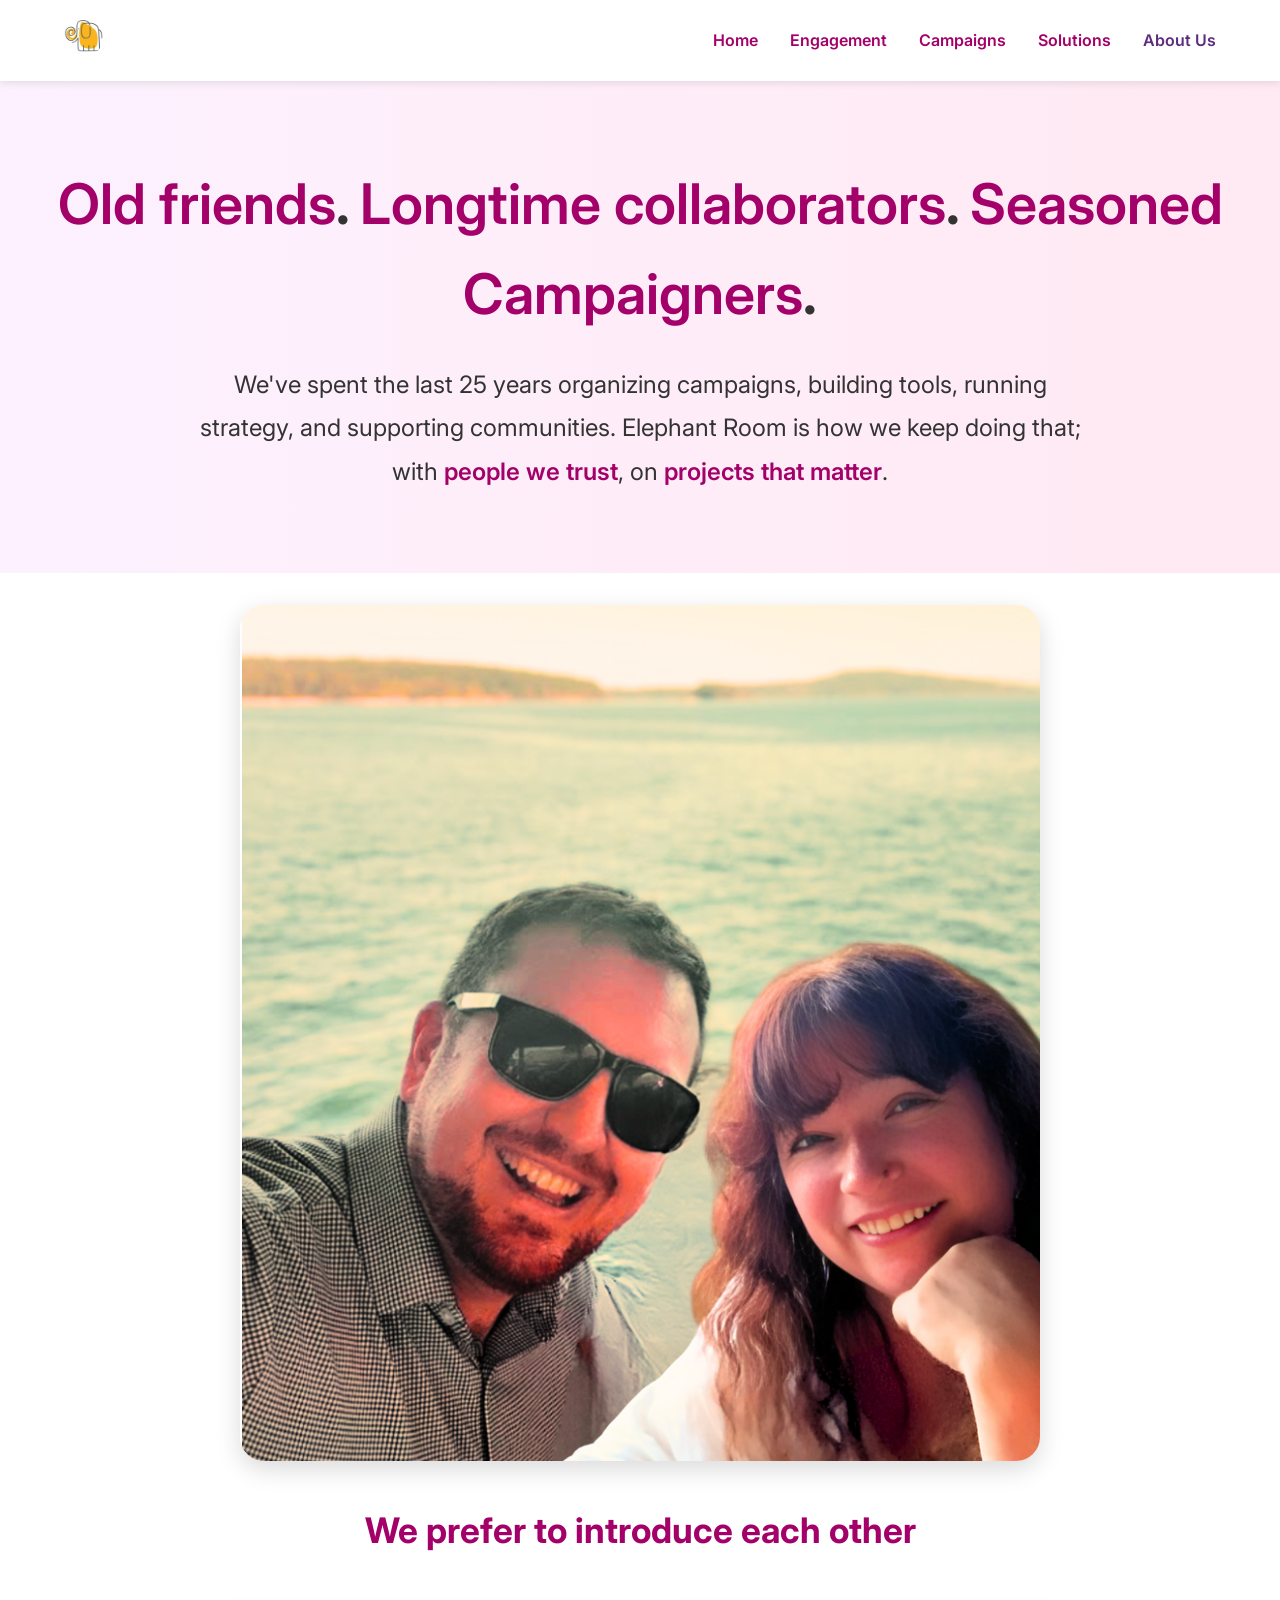
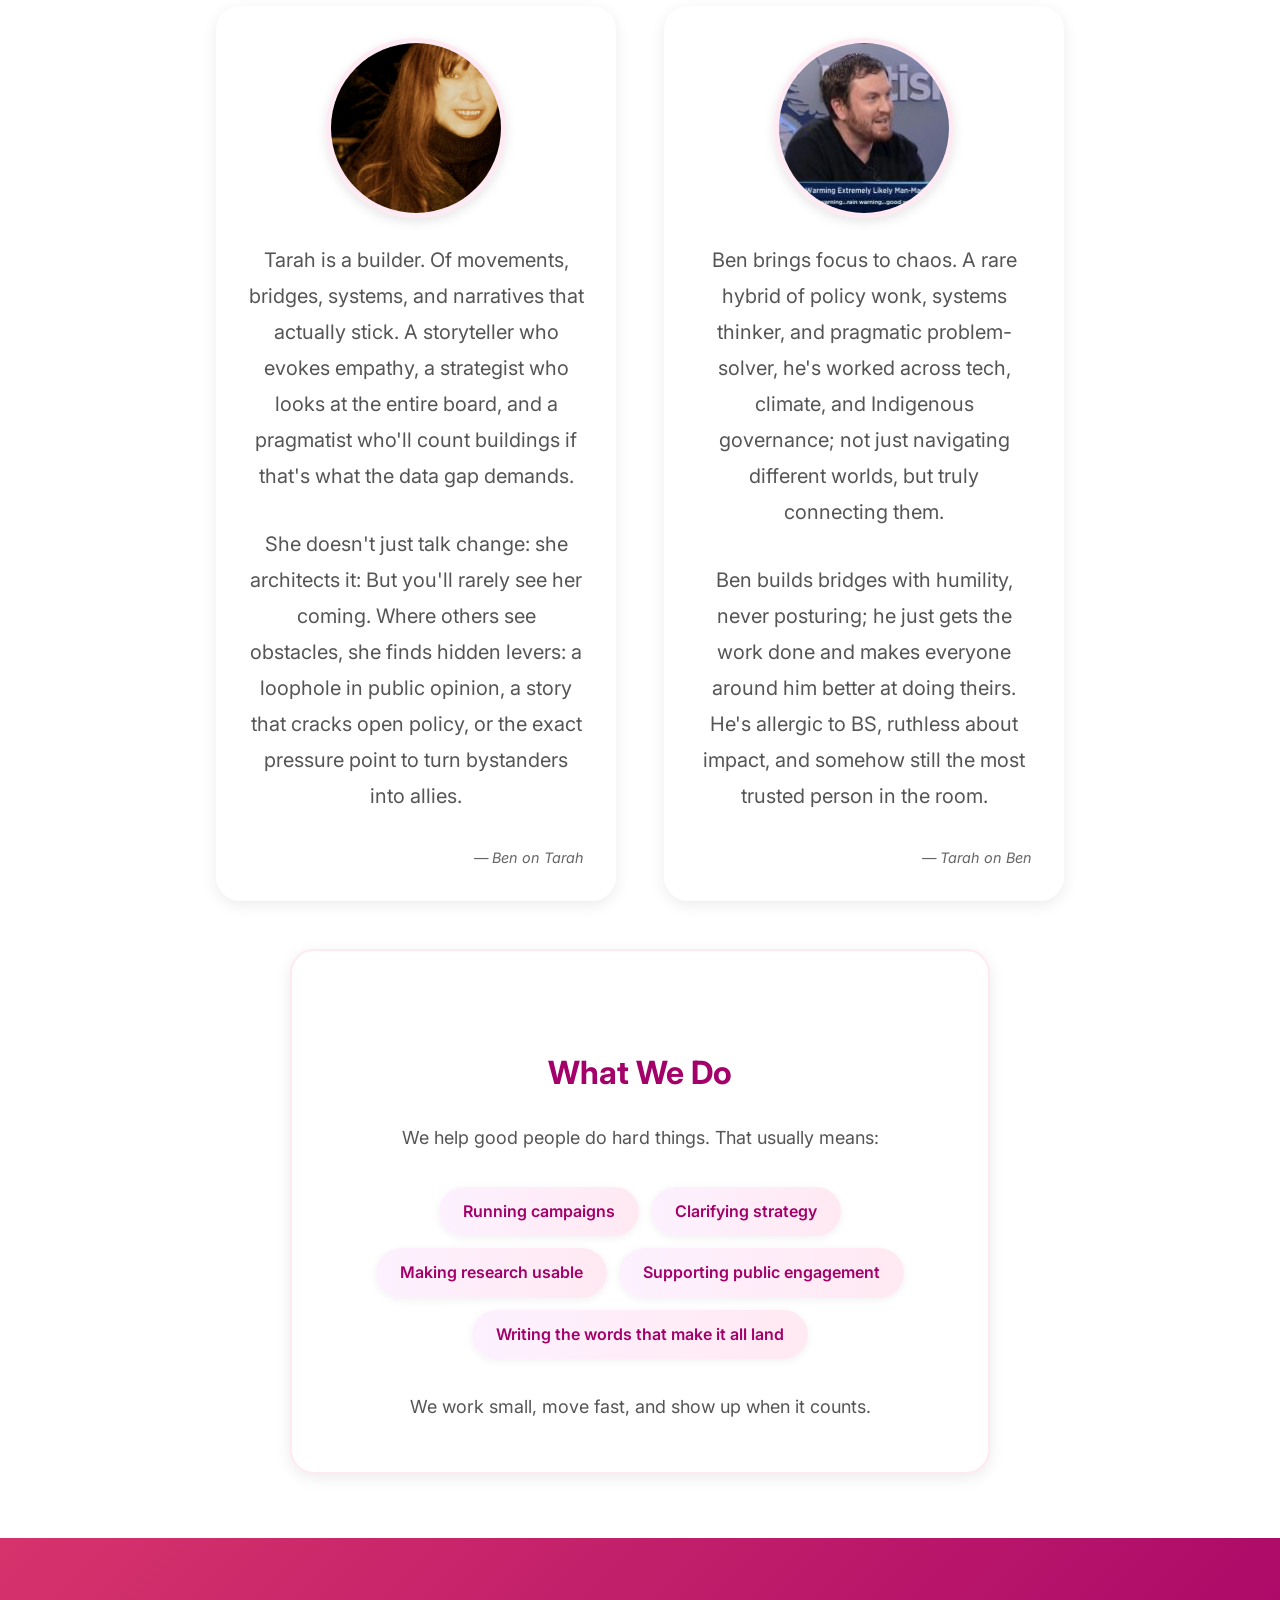
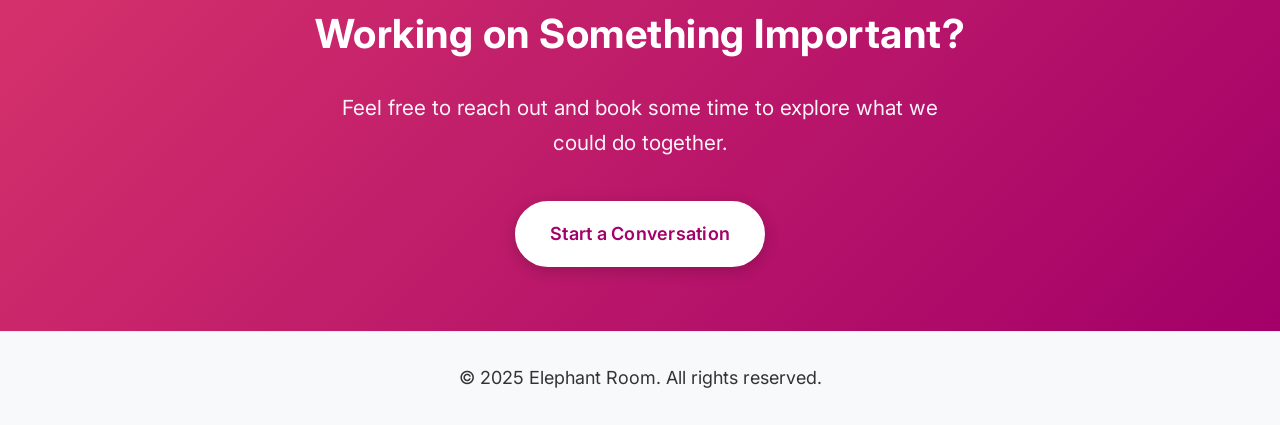
<file: about-us.html>
<!DOCTYPE html>
<html lang="en">
<head>
    <meta charset="UTF-8">
    <meta name="viewport" content="width=device-width, initial-scale=1.0">
    <title>About Us - Elephant Room</title>
    <link rel="stylesheet" href="css/main.css">
    <link href="https://fonts.googleapis.com/css2?family=Inter:wght@400;600;700;900&display=swap" rel="stylesheet">
    
    <!-- Google Tag Manager -->
    <script>(function(w,d,s,l,i){w[l]=w[l]||[];w[l].push({'gtm.start':
    new Date().getTime(),event:'gtm.js'});var f=d.getElementsByTagName(s)[0],
    j=d.createElement(s),dl=l!='dataLayer'?'&l='+l:'';j.async=true;j.src=
    'https://www.googletagmanager.com/gtm.js?id='+i+dl;f.parentNode.insertBefore(j,f);
    })(window,document,'script','dataLayer','GTM-PFR3LBSH');</script>
    <!-- End Google Tag Manager -->
    
    <!-- Google tag (gtag.js) -->
    <script async src="https://www.googletagmanager.com/gtag/js?id=G-4XEWQLCJG5"></script>
    <script>
      window.dataLayer = window.dataLayer || [];
      function gtag(){dataLayer.push(arguments);}
      gtag('js', new Date());

      gtag('config', 'G-4XEWQLCJG5');
    </script>
</head>
<body>
    <!-- Navigation -->
    <nav class="site-nav">
        <div class="nav-container">
            <a href="index.html" class="nav-logo">
                <img src="content/images/2025/06/elphant-in-the-logo-1.jpg" alt="Elephant Room" width="40" height="40">
            </a>
            <ul class="nav-menu">
                <li><a href="index.html">Home</a></li>
                <li><a href="engagement.html">Engagement</a></li>
                <li><a href="campaigns.html">Campaigns</a></li>
                <li><a href="solutions.html">Solutions</a></li>
                <li><a href="about-us.html" class="nav-active">About Us</a></li>
            </ul>
        </div>
    </nav>

    <!-- Full-bleed Subpage Hero Section -->
    <div class="full-bleed-wrapper">
        <section class="sub-hero">
            <h1 class="hero-heading"><span class="highlight">Old friends</span>. <span class="highlight">Longtime collaborators</span>. <span class="highlight">Seasoned Campaigners</span>.</h1>
            <p class="hero-blurb">
                We've spent the last 25 years organizing campaigns, building tools, running strategy, and supporting communities. Elephant Room is how we keep doing that; with <span class="highlight">people we trust</span>, on <span class="highlight">projects that matter</span>.
            </p>
        </section>
    </div>

    <!-- Tarah and Ben Bio Section -->
    <section class="bio-section">
        <div class="bio-content">
            <div class="group-photo-container">
                <img src="images/Ben and Tarah.png" alt="Tarah and Ben Together" class="group-photo">
            </div>

            <h3 style="font-size: 2.2rem; color: #a30069; margin: 2rem 0 1rem 0; text-align: center;">We prefer to introduce each other</h3>
            
            <div class="individual-bios">
                <div class="bio-card">
                    <img src="content/images/2025/Copy of tarah.jpg" alt="Tarah" class="bio-image">
                    <p class="bio-description">Tarah is a builder. Of movements, bridges, systems, and narratives that actually stick. A storyteller who evokes empathy, a strategist who looks at the entire board, and a pragmatist who'll count buildings if that's what the data gap demands.</p>
                    <p class="bio-description">She doesn't just talk change: she architects it: But you'll rarely see her coming. Where others see obstacles, she finds hidden levers: a loophole in public opinion, a story that cracks open policy, or the exact pressure point to turn bystanders into allies.</p>
                    <p style="text-align: right; font-style: italic; color: #666; margin-top: 1rem; font-size: 0.9rem;">— Ben on Tarah</p>
                </div>
                
                <div class="bio-card">
                    <img src="content/images/2025/07/ben-individual.jpg" alt="Ben" class="bio-image">
                    <p class="bio-description">Ben brings focus to chaos. A rare hybrid of policy wonk, systems thinker, and pragmatic problem-solver, he's worked across tech, climate, and Indigenous governance; not just navigating different worlds, but truly connecting them.</p>
                    <p class="bio-description">Ben builds bridges with humility, never posturing; he just gets the work done and makes everyone around him better at doing theirs. He's allergic to BS, ruthless about impact, and somehow still the most trusted person in the room.</p>
                    <p style="text-align: right; font-style: italic; color: #666; margin-top: 1rem; font-size: 0.9rem;">— Tarah on Ben</p>
                </div>
            </div>
            
            <div class="what-we-do">
                <h3 class="what-we-do-heading">What We Do</h3>
                <p class="what-we-do-intro">We help good people do hard things. That usually means:</p>
                <ul class="what-we-do-list">
                    <li>Running campaigns</li>
                    <li>Clarifying strategy</li>
                    <li>Making research usable</li>
                    <li>Supporting public engagement</li>
                    <li>Writing the words that make it all land</li>
                </ul>
                <p class="what-we-do-outro">We work small, move fast, and show up when it counts.</p>
            </div>
        </div>
    </section>

    <!-- CTA Banner -->
    <section class="cta">
        <h2>Working on Something Important?</h2>
        <p>Feel free to reach out and book some time to explore what we could do together.</p>
        <a class="cta-button" href="https://calendly.com/ben_west_/elephant-room-first-call" target="_blank" rel="noopener">Start a Conversation</a>
    </section>

    <!-- SVG Icon Sprite Sheet -->
    <svg xmlns="http://www.w3.org/2000/svg" style="display:none;">
        <!-- Strategic Messaging Icon -->
        <symbol id="icon-messaging" viewBox="0 0 24 24" fill="none" stroke="#a30069" stroke-width="2" stroke-linecap="round" stroke-linejoin="round">
            <path d="M21 15a2 2 0 0 1-2 2H7l-4 4V5a2 2 0 0 1 2-2h14a2 2 0 0 1 2 2z"/>
            <path d="M10 8l4 4-4 4"/>
        </symbol>

        <!-- Crisis Management Icon -->
        <symbol id="icon-crisis" viewBox="0 0 24 24" fill="none" stroke="#a30069" stroke-width="2" stroke-linecap="round" stroke-linejoin="round">
            <path d="M10.29 3.86L1.82 18a2 2 0 0 0 1.71 3h16.94a2 2 0 0 0 1.71-3L13.71 3.86a2 2 0 0 0-3.42 0z"/>
            <line x1="12" y1="9" x2="12" y2="13"/>
            <line x1="12" y1="17" x2="12.01" y2="17"/>
        </symbol>

        <!-- Tech for Good Icon -->
        <symbol id="icon-tech" viewBox="0 0 24 24" fill="none" stroke="#a30069" stroke-width="2" stroke-linecap="round" stroke-linejoin="round">
            <rect x="4" y="4" width="16" height="16" rx="2" ry="2"/>
            <rect x="9" y="9" width="6" height="6"/>
            <line x1="9" y1="1" x2="9" y2="4"/>
            <line x1="15" y1="1" x2="15" y2="4"/>
            <line x1="9" y1="20" x2="9" y2="23"/>
            <line x1="15" y1="20" x2="15" y2="23"/>
            <line x1="20" y1="9" x2="23" y2="9"/>
            <line x1="20" y1="14" x2="23" y2="14"/>
            <line x1="1" y1="9" x2="4" y2="9"/>
            <line x1="1" y1="14" x2="4" y2="14"/>
        </symbol>

        <!-- Indigenous Partnership Icon -->
        <symbol id="icon-indigenous" viewBox="0 0 24 24" fill="none" stroke="#a30069" stroke-width="2" stroke-linecap="round" stroke-linejoin="round">
            <path d="M12 2l10 6.5v7L12 22 2 15.5v-7L12 2z"/>
            <path d="M12 22v-9.5"/>
            <path d="M22 8.5l-10 7-10-7"/>
            <path d="M2 15.5l10-7 10 7"/>
            <path d="M12 2v4.5"/>
        </symbol>

        <!-- Training & Organizing Icon -->
        <symbol id="icon-training" viewBox="0 0 24 24" fill="none" stroke="#a30069" stroke-width="2" stroke-linecap="round" stroke-linejoin="round">
            <path d="M16 21v-2a4 4 0 0 0-4-4H5a4 4 0 0 0-4 4v2"/>
            <circle cx="8.5" cy="7" r="4"/>
            <polyline points="17 11 19 13 23 9"/>
        </symbol>
    </svg>

    <!-- Footer -->
    <footer class="site-footer">
        <div class="footer-content">
            <p>&copy; 2025 Elephant Room. All rights reserved.</p>
        </div>
    </footer>
</body>
</html>
</file>
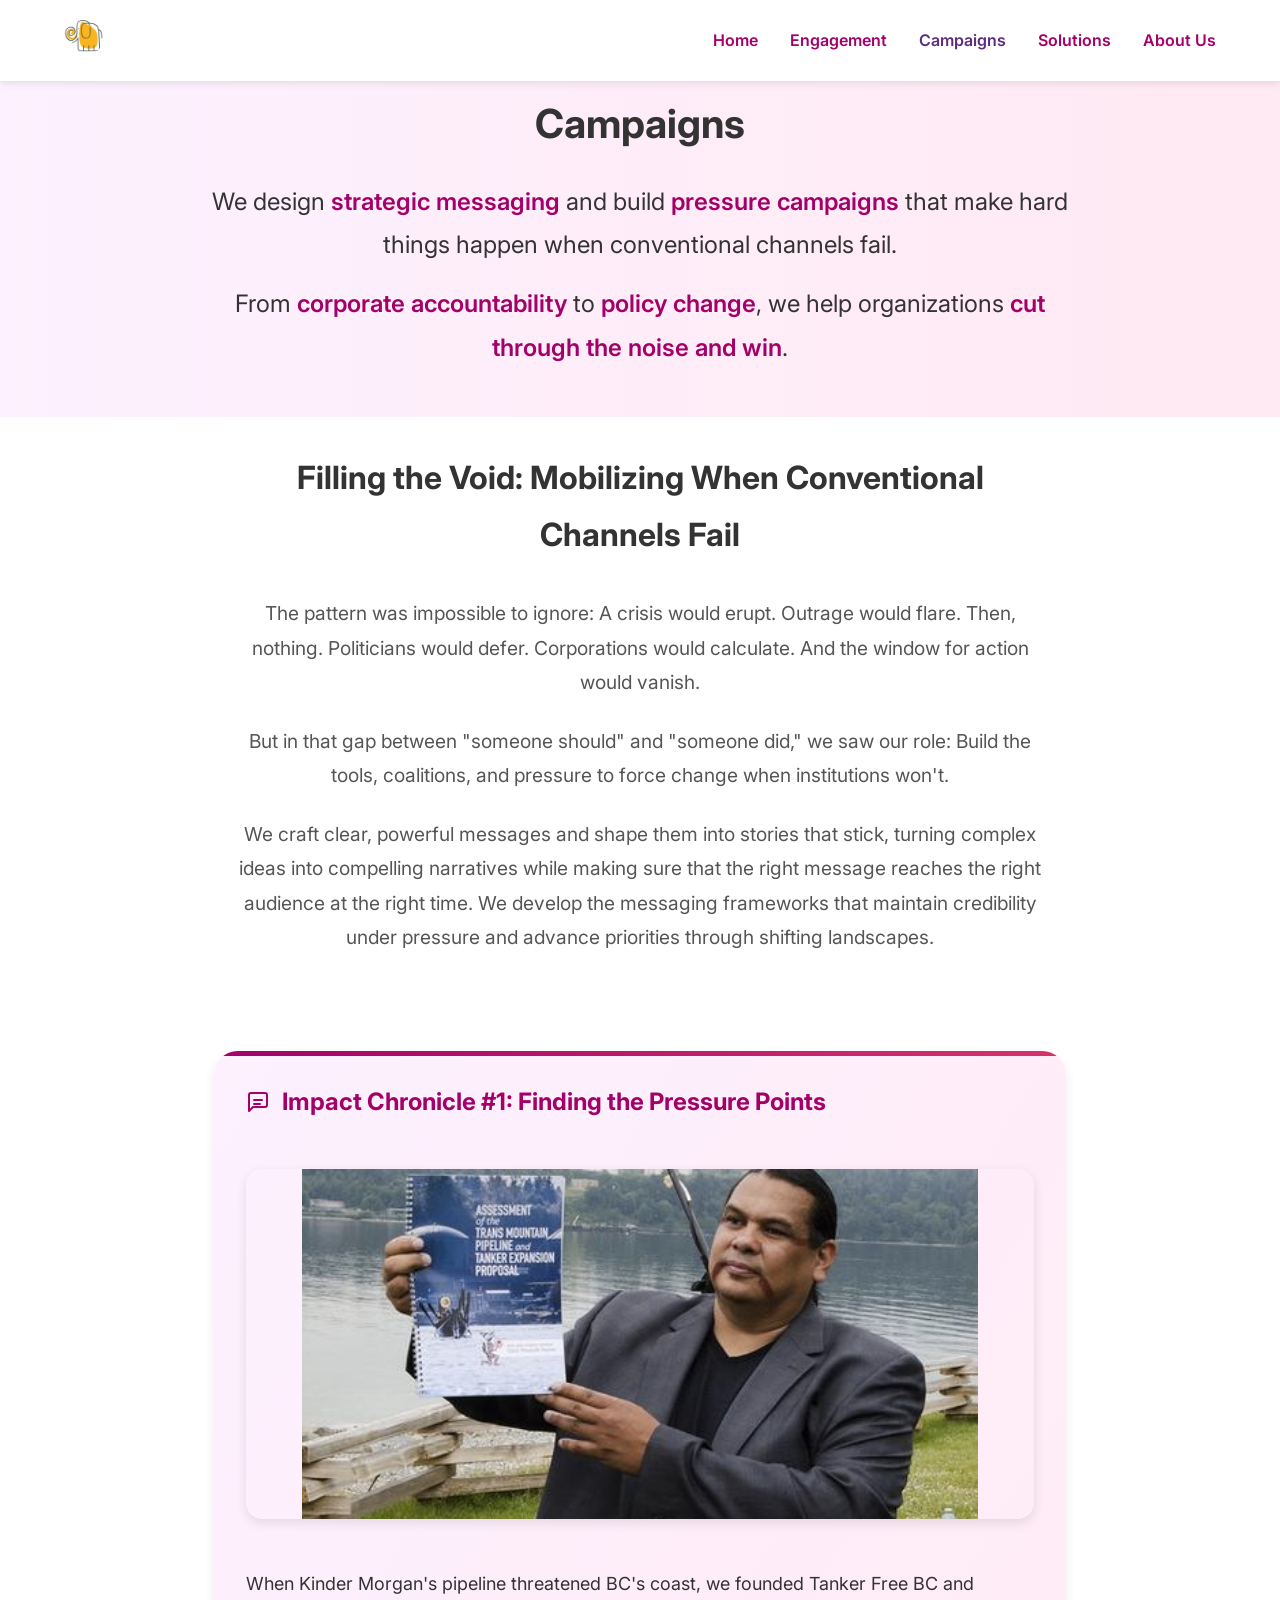
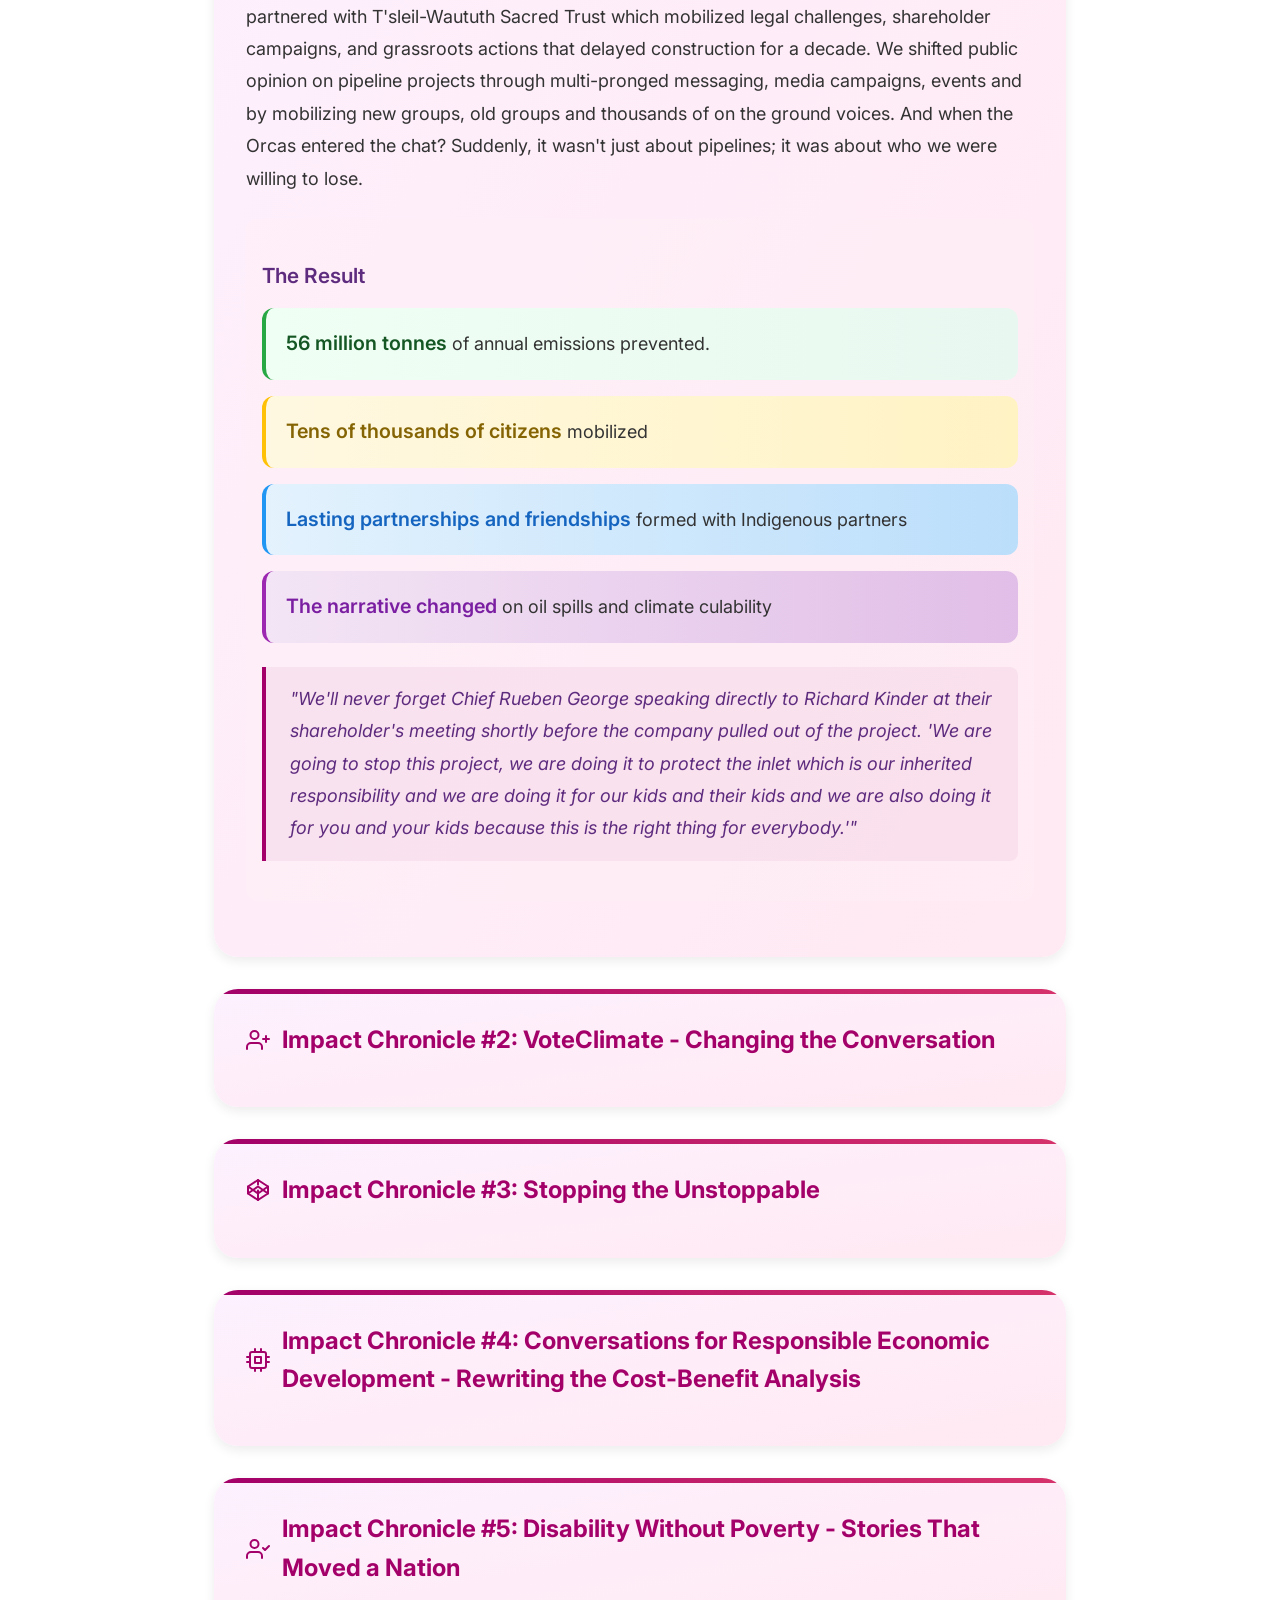
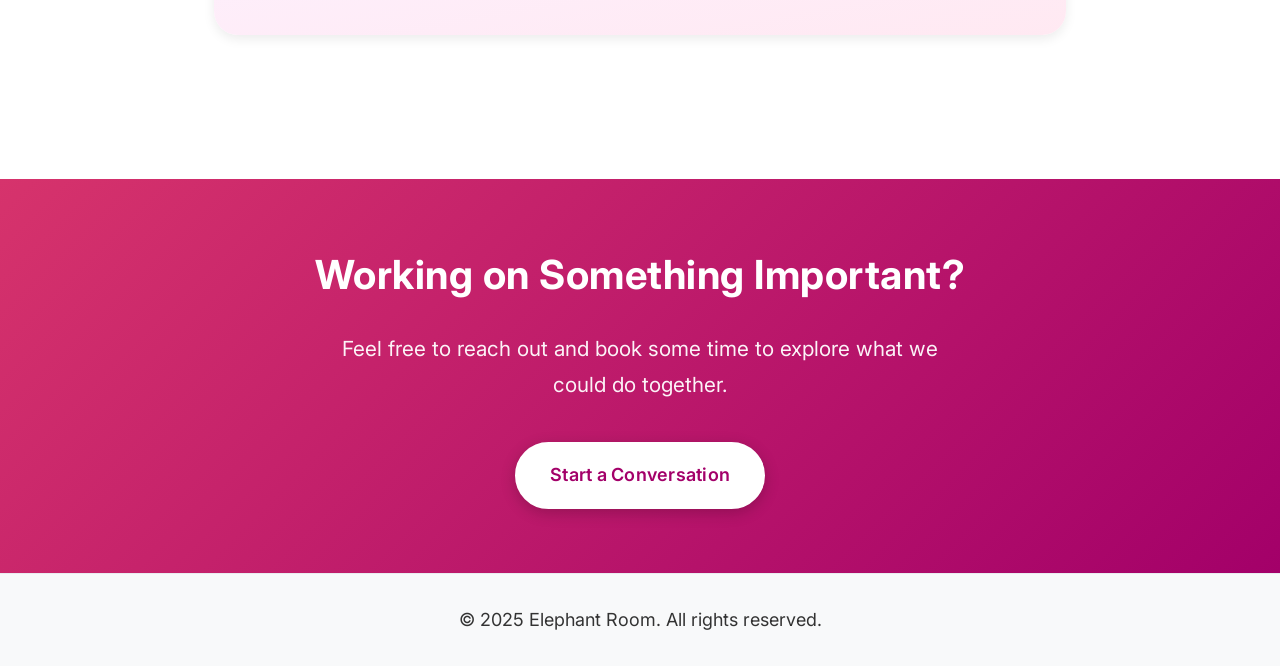
<file: campaigns.html>
<!DOCTYPE html>
<html lang="en">
<head>
    <meta charset="UTF-8">
    <meta name="viewport" content="width=device-width, initial-scale=1.0">
    <title>Campaigns - Elephant Room</title>
    <link rel="stylesheet" href="css/main.css">
    <link href="https://fonts.googleapis.com/css2?family=Inter:wght@400;600;700;900&display=swap" rel="stylesheet">
    
    <!-- Google Tag Manager -->
    <script>(function(w,d,s,l,i){w[l]=w[l]||[];w[l].push({'gtm.start':
    new Date().getTime(),event:'gtm.js'});var f=d.getElementsByTagName(s)[0],
    j=d.createElement(s),dl=l!='dataLayer'?'&l='+l:'';j.async=true;j.src=
    'https://www.googletagmanager.com/gtm.js?id='+i+dl;f.parentNode.insertBefore(j,f);
    })(window,document,'script','dataLayer','GTM-PFR3LBSH');</script>
    <!-- End Google Tag Manager -->
    
    <!-- Google tag (gtag.js) -->
    <script async src="https://www.googletagmanager.com/gtag/js?id=G-4XEWQLCJG5"></script>
    <script>
      window.dataLayer = window.dataLayer || [];
      function gtag(){dataLayer.push(arguments);}
      gtag('js', new Date());

      gtag('config', 'G-4XEWQLCJG5');
    </script>
</head>
<body>
    <!-- Navigation -->
    <nav class="site-nav">
        <div class="nav-container">
            <a href="index.html" class="nav-logo">
                <img src="content/images/2025/06/elphant-in-the-logo-1.jpg" alt="Elephant Room" width="40" height="40">
            </a>
            <ul class="nav-menu">
                <li><a href="index.html">Home</a></li>
                <li><a href="engagement.html">Engagement</a></li>
                <li><a href="campaigns.html" class="nav-active">Campaigns</a></li>
                <li><a href="solutions.html">Solutions</a></li>
                <li><a href="about-us.html">About Us</a></li>
            </ul>
        </div>
    </nav>

    <!-- Full-bleed Subpage Hero Section -->
    <div class="full-bleed-wrapper">
        <section class="sub-hero" style="margin-top: 60px; padding: 2rem 1.5rem 2rem;">
            <h1 class="hero-heading" style="font-size: 2.5rem;">Campaigns</h1>
            <p class="hero-blurb">
                We design <span class="highlight">strategic messaging</span> and build <span class="highlight">pressure campaigns</span> that make hard things happen when conventional channels fail.
            </p>
            <p class="hero-blurb">
                From <span class="highlight">corporate accountability</span> to <span class="highlight">policy change</span>, we help organizations <span class="highlight">cut through the noise and win</span>.
            </p>
        </section>
    </div>

    <!-- Intro Section -->
    <section class="expertise-section" style="padding: 1rem 1.5rem; margin-top: 0;">
        <div style="max-width: 900px; margin: 0 auto 2rem; font-size: 1.2rem; line-height: 1.8; color: #555; text-align: center; padding: 0 1.5rem;">
            <h2 style="text-align: center; font-size: 2rem; color: #333; margin: 1rem auto 2rem;">Filling the Void: Mobilizing When Conventional Channels Fail</h2>
            
            <p style="margin-bottom: 1.5rem;">
                The pattern was impossible to ignore: A crisis would erupt. Outrage would flare. Then, nothing. Politicians would defer. Corporations would calculate. And the window for action would vanish.
            </p>
            
            <p style="margin-bottom: 1.5rem;">
                But in that gap between "someone should" and "someone did," we saw our role: Build the tools, coalitions, and pressure to force change when institutions won't.
            </p>
            
            <p style="margin-bottom: 0;">
                We craft clear, powerful messages and shape them into stories that stick, turning complex ideas into compelling narratives while making sure that the right message reaches the right audience at the right time. We develop the messaging frameworks that maintain credibility under pressure and advance priorities through shifting landscapes.
            </p>
        </div>
    </section>

    <!-- Impact Chronicles -->
    <section class="expertise-section">
        <details class="exp-card" open id="finding-pressure-points">
            <summary><svg class="icon"><use xlink:href="#icon-conversation"/></svg> Impact Chronicle #1: Finding the Pressure Points</summary>
            <img src="content/images/2025/06/e-4.png" alt="Tanker Free BC">
            <div class="chronicle-content">
                <p>When Kinder Morgan's pipeline threatened BC's coast, we founded Tanker Free BC and partnered with T'sleil-Waututh Sacred Trust which mobilized legal challenges, shareholder campaigns, and grassroots actions that delayed construction for a decade. We shifted public opinion on pipeline projects through multi-pronged messaging, media campaigns, events and by mobilizing new groups, old groups and thousands of on the ground voices. And when the Orcas entered the chat? Suddenly, it wasn't just about pipelines; it was about who we were willing to lose.</p>
                
                <div class="results">
                    <h4>The Result</h4>
                    <div style="display: grid; gap: 1rem; margin-top: 1rem;">
                        <div style="background: linear-gradient(to right, #f0fff4, #e8f8f0); padding: 1.25rem; border-radius: 0.75rem; border-left: 4px solid #28a745;">
                            <strong style="color: #155724; font-size: 1.1em;">56 million tonnes</strong> of annual emissions prevented.
                        </div>
                        <div style="background: linear-gradient(to right, #fff8e1, #fff3c4); padding: 1.25rem; border-radius: 0.75rem; border-left: 4px solid #ffc107;">
                            <strong style="color: #856404; font-size: 1.1em;">Tens of thousands of citizens</strong> mobilized
                        </div>
                        <div style="background: linear-gradient(to right, #e3f2fd, #bbdefb); padding: 1.25rem; border-radius: 0.75rem; border-left: 4px solid #2196f3;">
                            <strong style="color: #1565c0; font-size: 1.1em;">Lasting partnerships and friendships</strong> formed with Indigenous partners
                        </div>
                        <div style="background: linear-gradient(to right, #f3e5f5, #e1bee7); padding: 1.25rem; border-radius: 0.75rem; border-left: 4px solid #9c27b0;">
                            <strong style="color: #7b1fa2; font-size: 1.1em;">The narrative changed</strong> on oil spills and climate culability
                        </div>
                    </div>
                    
                    <div style="background: rgba(163, 0, 105, 0.05); border-left: 4px solid #a30069; padding: 1rem 1.5rem; margin: 1.5rem 0; border-radius: 0 0.5rem 0.5rem 0;">
                        <p style="margin: 0; font-style: italic; color: #5e2c7f;">"We'll never forget Chief Rueben George speaking directly to Richard Kinder at their shareholder's meeting shortly before the company pulled out of the project. 'We are going to stop this project, we are doing it to protect the inlet which is our inherited responsibility and we are doing it for our kids and their kids and we are also doing it for you and your kids because this is the right thing for everybody.'"</p>
                    </div>
                </div>
            </div>
        </details>

        <details class="exp-card" id="voteclimate">
            <summary><svg class="icon"><use xlink:href="#icon-community"/></svg> Impact Chronicle #2: VoteClimate - Changing the Conversation</summary>
            <img src="images/VoteClimate.png" alt="VoteClimate collage">
            <div class="chronicle-content">
                <p>We turned climate apathy into electoral firepower, saturating swing districts with thousands of billboards, bus wraps, and digital ads until politicians saw climate warnings everywhere - from their morning coffee shop to their evening commute. When targeted mail campaigns started delivering stacks of voter letters thicker than Santa's Christmas pile, even the most stubborn incumbents got the message.</p>
                
                <div class="results">
                    <h4>The Result</h4>
                    <div style="display: grid; gap: 1rem; margin-top: 1rem;">
                        <div style="background: linear-gradient(to right, #f0fff4, #e8f8f0); padding: 1.25rem; border-radius: 0.75rem; border-left: 4px solid #28a745;">
                            <strong style="color: #155724; font-size: 1.1em;">12 vulnerable climate-deniers</strong> unseated in target ridings
                        </div>
                        <div style="background: linear-gradient(to right, #fff8e1, #fff3c4); padding: 1.25rem; border-radius: 0.75rem; border-left: 4px solid #ffc107;">
                            <strong style="color: #856404; font-size: 1.1em;">400,000 voter impressions</strong> across 20 key battleground ridings
                        </div>
                        <div style="background: linear-gradient(to right, #e3f2fd, #bbdefb); padding: 1.25rem; border-radius: 0.75rem; border-left: 4px solid #2196f3;">
                            <strong style="color: #1565c0; font-size: 1.1em;">Climate policy became a top-3 voter issue</strong> in ridings we targeted
                        </div>
                        <div style="background: linear-gradient(to right, #f3e5f5, #e1bee7); padding: 1.25rem; border-radius: 0.75rem; border-left: 4px solid #9c27b0;">
                            <strong style="color: #7b1fa2; font-size: 1.1em;">Federal government fell</strong> and was replaced with a more progressive agenda
                        </div>
                    </div>
                </div>
            </div>
        </details>

        <details class="exp-card" id="stopping-unstoppable">
            <summary><svg class="icon"><use xlink:href="#icon-indigenous"/></svg> Impact Chronicle #3: Stopping the Unstoppable</summary>
            <img src="images/e-14.jpg" alt="Raven Coal Mine">
            <div class="chronicle-content">
                <p>When the Raven Coal Mine was fast-tracked for approval, we mobilized fishers, scientists and local residents to expose its threats to oyster beds, watersheds and climate stability. Our research became the backbone and our media strategy turned regional concern into outrage.</p>
                
                <p>At Thor Chemicals, our investigations triggered mercury testing that forced a UN intervention and global attention on what the company had buried for years.</p>
                
                <div class="results">
                    <h4>The Result</h4>
                    <div style="display: grid; gap: 1rem; margin-top: 1rem;">
                        <div style="background: linear-gradient(to right, #f0fff4, #e8f8f0); padding: 1.25rem; border-radius: 0.75rem; border-left: 4px solid #28a745;">
                            <strong style="color: #155724; font-size: 1.1em;">440,000 tonnes</strong> of annual coal emissions prevented
                        </div>
                        <div style="background: linear-gradient(to right, #fff8e1, #fff3c4); padding: 1.25rem; border-radius: 0.75rem; border-left: 4px solid #ffc107;">
                            <strong style="color: #856404; font-size: 1.1em;">8,000+ workers</strong> protected from mercury poisoning
                        </div>
                        <div style="background: linear-gradient(to right, #e3f2fd, #bbdefb); padding: 1.25rem; border-radius: 0.75rem; border-left: 4px solid #2196f3;">
                            <strong style="color: #1565c0; font-size: 1.1em;">A playbook for halting "done deal" projects</strong> through science, storytelling, and solidarity
                        </div>
                        <div style="background: linear-gradient(to right, #f3e5f5, #e1bee7); padding: 1.25rem; border-radius: 0.75rem; border-left: 4px solid #9c27b0;">
                            <strong style="color: #7b1fa2; font-size: 1.1em;">Thor Chemicals site shuttered</strong>
                        </div>
                        <div style="background: linear-gradient(to right, #f0fff4, #e8f8f0); padding: 1.25rem; border-radius: 0.75rem; border-left: 4px solid #28a745;">
                            <strong style="color: #155724; font-size: 1.1em;">Raven Coal mine stopped</strong>
                        </div>
                        <div style="background: linear-gradient(to right, #fff8e1, #fff3c4); padding: 1.25rem; border-radius: 0.75rem; border-left: 4px solid #ffc107;">
                            <strong style="color: #856404; font-size: 1.1em;">Communities empowered</strong> to say "no" to false inevitabilities.
                        </div>
                    </div>
                </div>
            </div>
        </details>

        <details class="exp-card" id="cred">
            <summary><svg class="icon"><use xlink:href="#icon-tech"/></svg> Impact Chronicle #4: Conversations for Responsible Economic Development - Rewriting the Cost-Benefit Analysis</summary>
            <img src="images/CRED.png" alt="CRED Report">
            <div class="chronicle-content">
                <p>We flipped the script on corporate climate engagement. Instead of protests or petitions, CRED equipped businesses with hard-hitting economic analysis that made clean energy policies impossible to ignore; even for the most reluctant.</p>
                
                <div class="results">
                    <h4>Results</h4>
                    <div style="display: grid; gap: 1rem; margin-top: 1rem;">
                        <div style="background: linear-gradient(to right, #f0fff4, #e8f8f0); padding: 1.25rem; border-radius: 0.75rem; border-left: 4px solid #28a745;">
                            <strong style="color: #155724; font-size: 1.1em;">300+ businesses mobilized</strong> as unexpected climate champions, from local shops to national brands
                        </div>
                        <div style="background: linear-gradient(to right, #fff8e1, #fff3c4); padding: 1.25rem; border-radius: 0.75rem; border-left: 4px solid #ffc107;">
                            <strong style="color: #856404; font-size: 1.1em;">A new playbook for corporate climate advocacy</strong> that outlobbied the lobbyists, proving good policy could also mean good business
                        </div>
                    </div>
                    
                    <div style="background: rgba(163, 0, 105, 0.05); border-left: 4px solid #a30069; padding: 1rem 1.5rem; margin: 1.5rem 0; border-radius: 0 0.5rem 0.5rem 0;">
                        <p style="margin: 0; font-style: italic; color: #5e2c7f;">Our favorite moment? When we heard from an insider that "Your CRED economic brief was the only doc on the Minister's desk with coffee stains." We soon discovered that somehow, Natural Resources Canada was using it as a talking point and sending it out to all of the key players.</p>
                    </div>
                </div>
            </div>
        </details>

        <details class="exp-card" id="disability-without-poverty">
            <summary><svg class="icon"><use xlink:href="#icon-training"/></svg> Impact Chronicle #5: Disability Without Poverty - Stories That Moved a Nation</summary>
            <img src="images/DWP.png" alt="Disability Without Poverty">
            <div class="chronicle-content">
                <p>We amplified the voices of disabled Canadians to transform cold policy debates into urgent human conversations. Partnering with Disability Without Poverty, we helped turn lived experience into political currency, where ministers heard from constituents, not just statistics.</p>
                
                <div class="results">
                    <h4>Results</h4>
                    <ul style="list-style: none; padding: 0;">
                        <li style="background: linear-gradient(to right, #f0fff4, #e8f8f0); margin: 0.5rem 0; padding: 1rem; border-radius: 0.5rem; border-left: 4px solid #28a745;">• Historic legislation tabled to establish Canada's first national disability benefit</li>
                        <li style="background: linear-gradient(to right, #fff8e1, #fff3c4); margin: 0.5rem 0; padding: 1rem; border-radius: 0.5rem; border-left: 4px solid #ffc107;">• "Nothing About Us Without Us" became more than a slogan, it shaped policy design</li>
                    </ul>
                </div>
            </div>
        </details>
    </section>

    <!-- CTA Banner -->
    <section class="cta">
        <h2>Working on Something Important?</h2>
        <p>Feel free to reach out and book some time to explore what we could do together.</p>
        <a class="cta-button" href="https://calendly.com/ben_west_/elephant-room-first-call" target="_blank" rel="noopener">Start a Conversation</a>
    </section>

    <!-- SVG Icon Sprite Sheet -->
    <svg xmlns="http://www.w3.org/2000/svg" style="display:none;">
        <!-- Conversation Icon -->
        <symbol id="icon-conversation" viewBox="0 0 24 24" fill="none" stroke="#a30069" stroke-width="2" stroke-linecap="round" stroke-linejoin="round">
            <path d="M21 15a2 2 0 0 1-2 2H7l-4 4V5a2 2 0 0 1 2-2h14a2 2 0 0 1 2 2z"/>
            <path d="M8 10h8"/>
            <path d="M8 14h6"/>
        </symbol>

        <!-- Community Engagement Icon -->
        <symbol id="icon-community" viewBox="0 0 24 24" fill="none" stroke="#a30069" stroke-width="2" stroke-linecap="round" stroke-linejoin="round">
            <path d="M16 21v-2a4 4 0 0 0-4-4H5a4 4 0 0 0-4 4v2"/>
            <circle cx="8.5" cy="7" r="4"/>
            <path d="M20 8v6"/>
            <path d="M23 11h-6"/>
        </symbol>

        <!-- Indigenous Partnership Icon -->
        <symbol id="icon-indigenous" viewBox="0 0 24 24" fill="none" stroke="#a30069" stroke-width="2" stroke-linecap="round" stroke-linejoin="round">
            <path d="M12 2l10 6.5v7L12 22 2 15.5v-7L12 2z"/>
            <path d="M12 22v-9.5"/>
            <path d="M22 8.5l-10 7-10-7"/>
            <path d="M2 15.5l10-7 10 7"/>
            <path d="M12 2v4.5"/>
        </symbol>

        <!-- Tech for Good Icon -->
        <symbol id="icon-tech" viewBox="0 0 24 24" fill="none" stroke="#a30069" stroke-width="2" stroke-linecap="round" stroke-linejoin="round">
            <rect x="4" y="4" width="16" height="16" rx="2" ry="2"/>
            <rect x="9" y="9" width="6" height="6"/>
            <line x1="9" y1="1" x2="9" y2="4"/>
            <line x1="15" y1="1" x2="15" y2="4"/>
            <line x1="9" y1="20" x2="9" y2="23"/>
            <line x1="15" y1="20" x2="15" y2="23"/>
            <line x1="20" y1="9" x2="23" y2="9"/>
            <line x1="20" y1="14" x2="23" y2="14"/>
            <line x1="1" y1="9" x2="4" y2="9"/>
            <line x1="1" y1="14" x2="4" y2="14"/>
        </symbol>

        <!-- Training & Organizing Icon -->
        <symbol id="icon-training" viewBox="0 0 24 24" fill="none" stroke="#a30069" stroke-width="2" stroke-linecap="round" stroke-linejoin="round">
            <path d="M16 21v-2a4 4 0 0 0-4-4H5a4 4 0 0 0-4 4v2"/>
            <circle cx="8.5" cy="7" r="4"/>
            <polyline points="17 11 19 13 23 9"/>
        </symbol>
    </svg>

    <!-- Footer -->
    <footer class="site-footer">
        <div class="footer-content">
            <p>&copy; 2025 Elephant Room. All rights reserved.</p>
        </div>
    </footer>
</body>
</html>
</file>
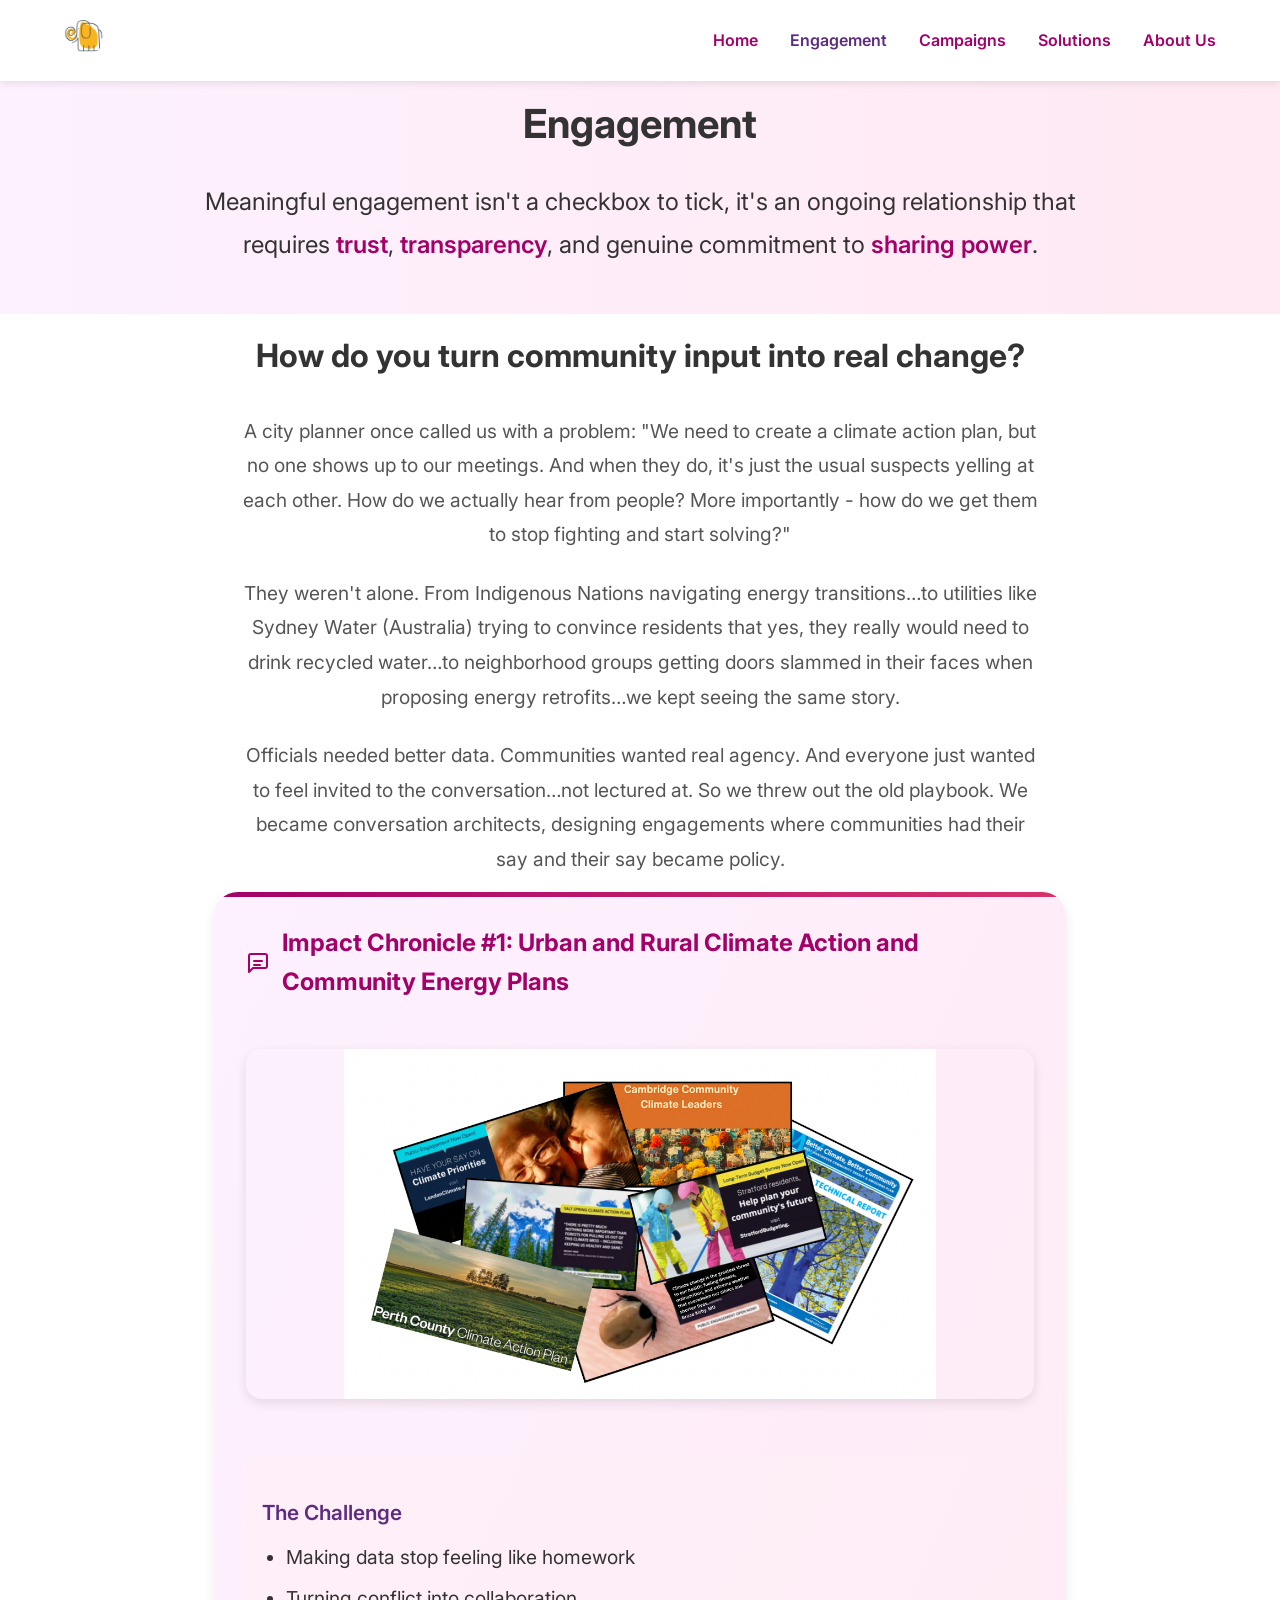
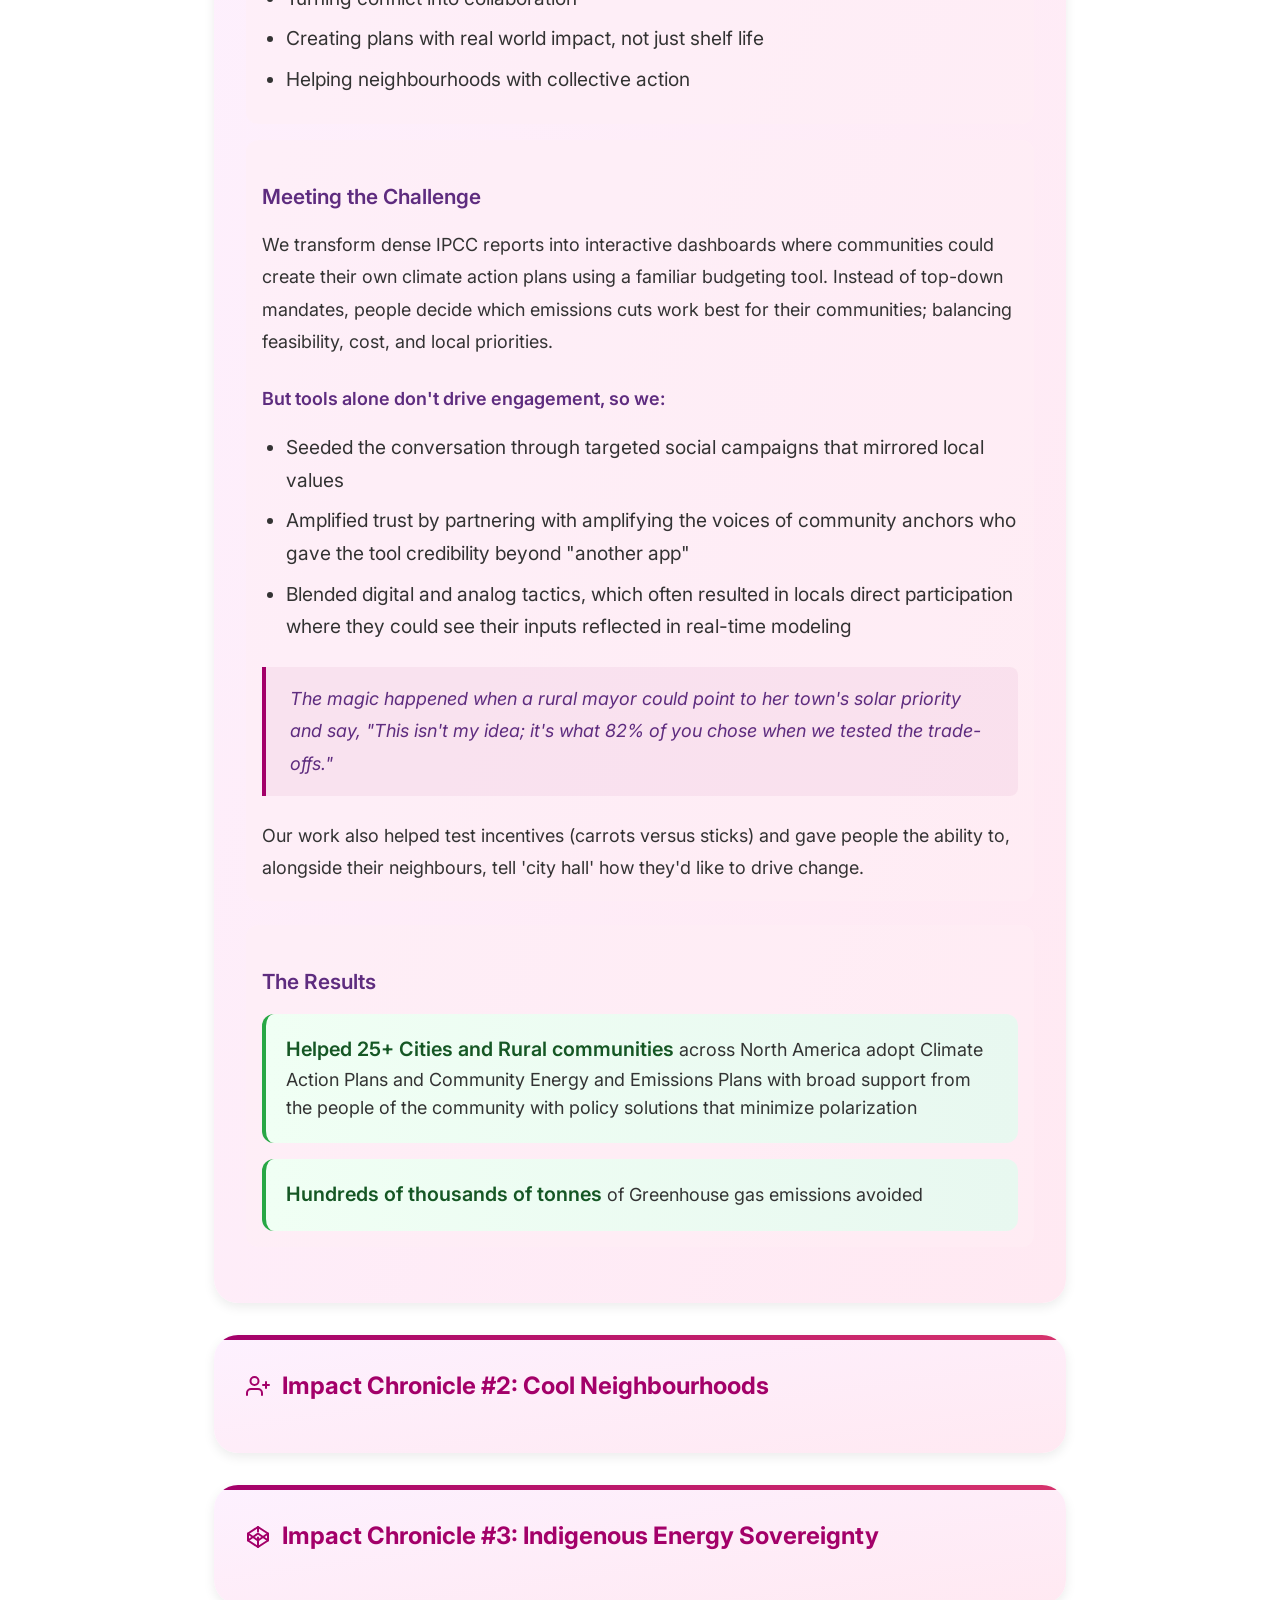
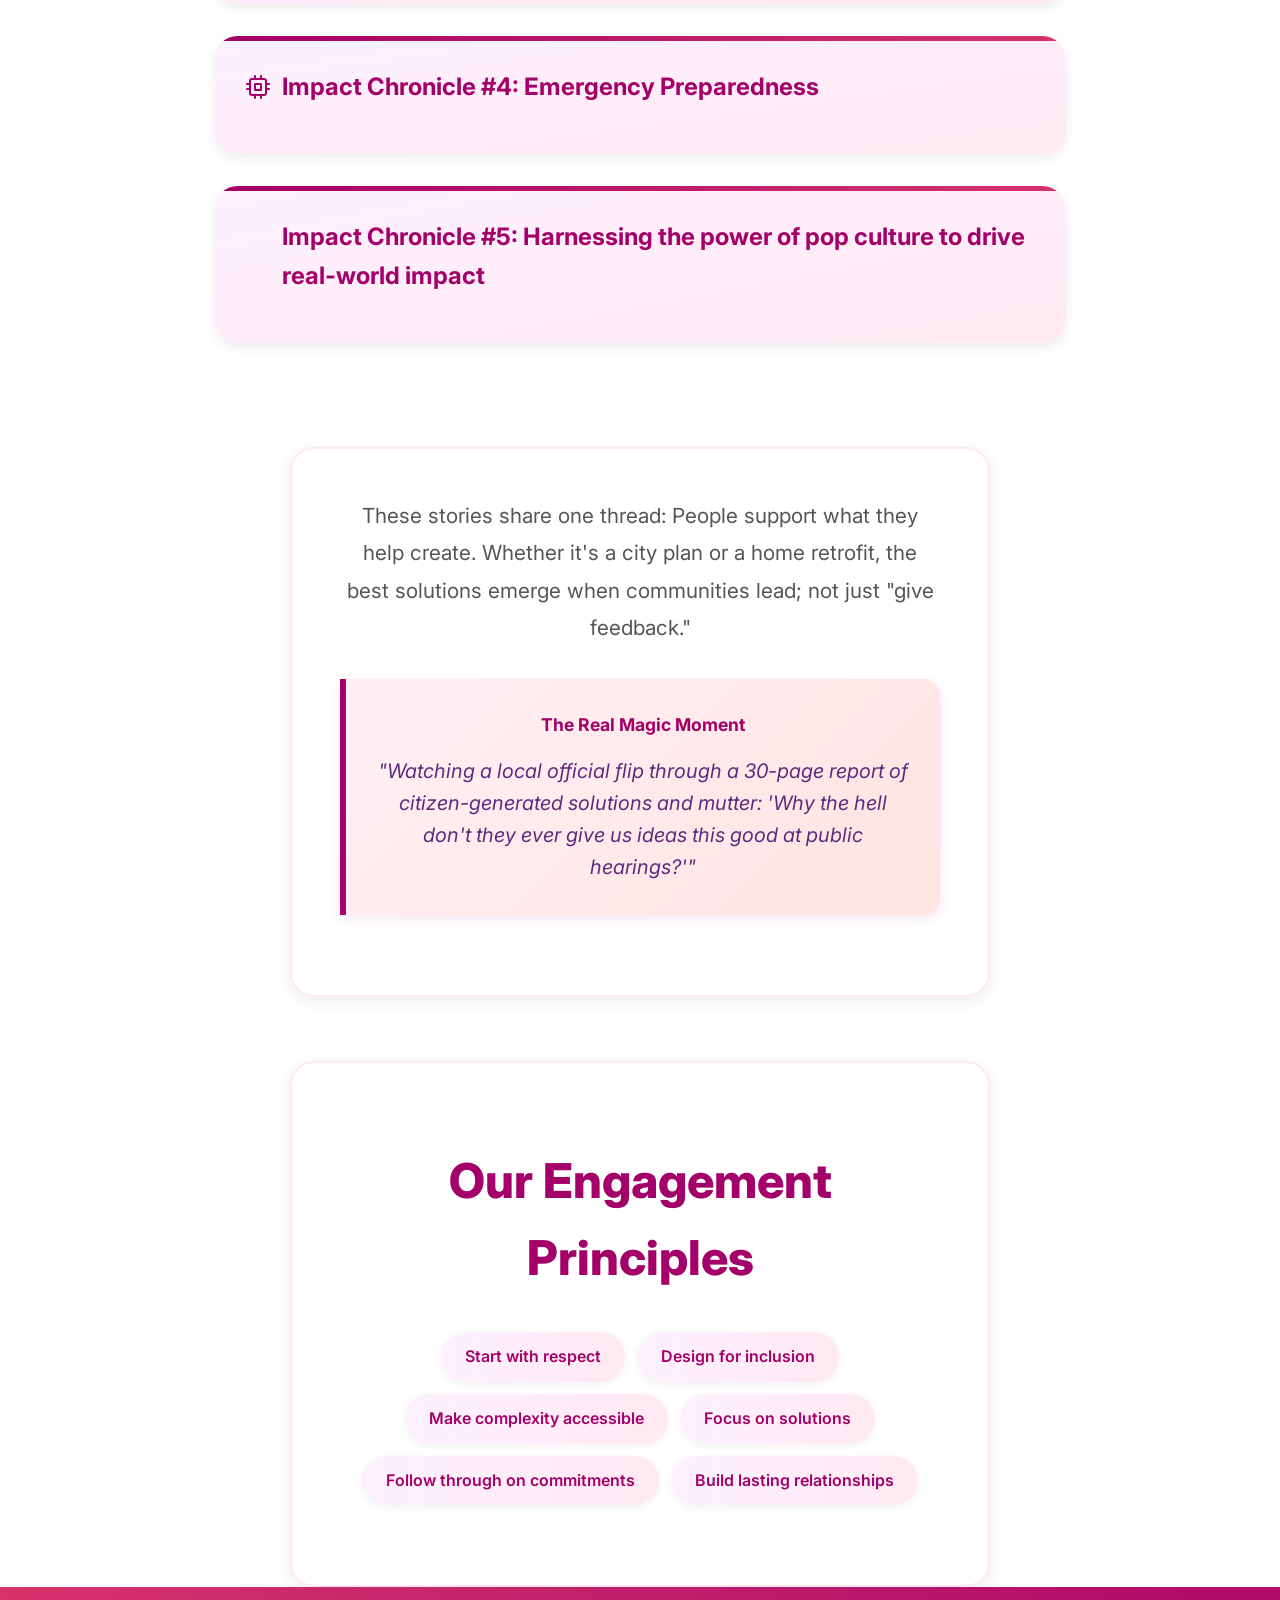
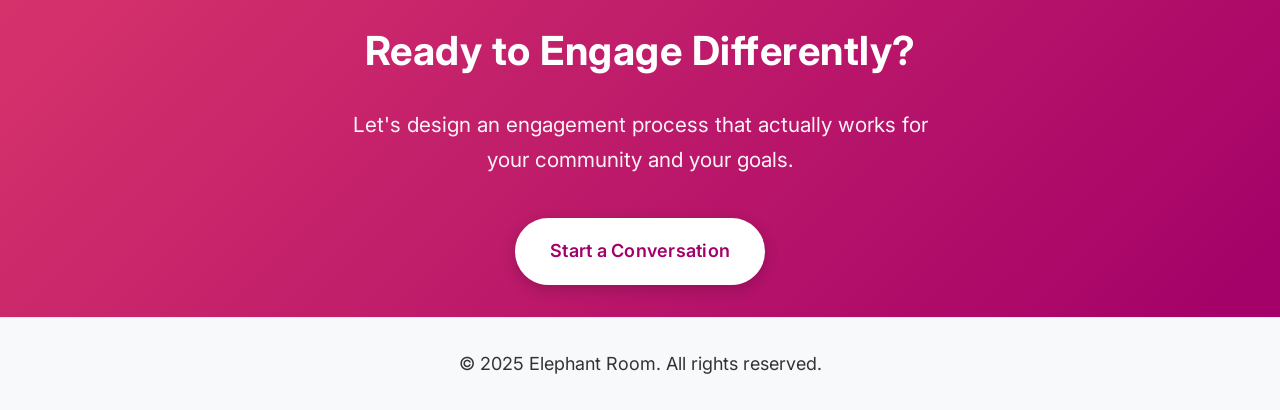
<file: engagement.html>
<!DOCTYPE html>
<html lang="en">
<head>
    <meta charset="UTF-8">
    <meta name="viewport" content="width=device-width, initial-scale=1.0">
    <title>Engagement - Elephant Room</title>
    <link rel="stylesheet" href="css/main.css">
    <link href="https://fonts.googleapis.com/css2?family=Inter:wght@400;600;700;900&display=swap" rel="stylesheet">
    
    <!-- Google Tag Manager -->
    <script>(function(w,d,s,l,i){w[l]=w[l]||[];w[l].push({'gtm.start':
    new Date().getTime(),event:'gtm.js'});var f=d.getElementsByTagName(s)[0],
    j=d.createElement(s),dl=l!='dataLayer'?'&l='+l:'';j.async=true;j.src=
    'https://www.googletagmanager.com/gtm.js?id='+i+dl;f.parentNode.insertBefore(j,f);
    })(window,document,'script','dataLayer','GTM-PFR3LBSH');</script>
    <!-- End Google Tag Manager -->
    
    <!-- Google tag (gtag.js) -->
    <script async src="https://www.googletagmanager.com/gtag/js?id=G-4XEWQLCJG5"></script>
    <script>
      window.dataLayer = window.dataLayer || [];
      function gtag(){dataLayer.push(arguments);}
      gtag('js', new Date());

      gtag('config', 'G-4XEWQLCJG5');
    </script>
</head>
<body>
    <!-- Navigation -->
    <nav class="site-nav">
        <div class="nav-container">
            <a href="index.html" class="nav-logo">
                <img src="content/images/2025/06/elphant-in-the-logo-1.jpg" alt="Elephant Room" width="40" height="40">
            </a>
            <ul class="nav-menu">
                <li><a href="index.html">Home</a></li>
                <li><a href="engagement.html" class="nav-active">Engagement</a></li>
                <li><a href="campaigns.html">Campaigns</a></li>
                <li><a href="solutions.html">Solutions</a></li>
                <li><a href="about-us.html">About Us</a></li>
            </ul>
        </div>
    </nav>

    <!-- Full-bleed Subpage Hero Section -->
    <div class="full-bleed-wrapper">
        <section class="sub-hero" style="margin-top: 60px; padding: 2rem 1.5rem 2rem;">
            <h1 class="hero-heading" style="font-size: 2.5rem;">Engagement</h1>
            <p class="hero-blurb">
                Meaningful engagement isn't a checkbox to tick, it's an ongoing relationship that requires <span class="highlight">trust</span>, <span class="highlight">transparency</span>, and genuine commitment to <span class="highlight">sharing power</span>.
            </p>
        </section>
    </div>


    <!-- Impact Chronicles -->
    <section class="expertise-section" style="padding: 0.5rem 1.5rem; margin-top: -0.5rem;">
        <h2 style="text-align: center; font-size: 2rem; color: #333; margin: 1rem auto 2rem; max-width: 900px;" id="city-planner-story">How do you turn community input into real change?</h2>
        
        <div style="max-width: 900px; margin: 0 auto 1rem; font-size: 1.2rem; line-height: 1.8; color: #555; text-align: center; padding: 0 1.5rem;">
            <p style="margin-bottom: 1.5rem;">
                A city planner once called us with a problem: "We need to create a climate action plan, but no one shows up to our meetings. And when they do, it's just the usual suspects yelling at each other. How do we actually hear from people? More importantly - <span class="highlight">how do we get them to stop fighting and start solving?</span>"
            </p>
            <p style="margin-bottom: 1.5rem;">
                They weren't alone. From Indigenous Nations navigating energy transitions…to utilities like Sydney Water (Australia) trying to convince residents that yes, they really would need to drink recycled water…to neighborhood groups getting doors slammed in their faces when proposing energy retrofits…we kept seeing the same story.
            </p>
            <p style="margin-bottom: 0;">
                Officials needed better data. Communities wanted real agency. And everyone just wanted to feel invited to the conversation…not lectured at. So we threw out the old playbook. We became <span class="highlight">conversation architects</span>, designing engagements where communities had their say and their say became policy.
            </p>
        </div>

        <details class="exp-card" open>
            <summary><svg class="icon"><use xlink:href="#icon-conversation"/></svg> Impact Chronicle #1: Urban and Rural Climate Action and Community Energy Plans</summary>
            <img src="images/Urban and Rural Climate Action and Community Energy Plans.png" alt="Urban and Rural Climate Action and Community Energy Plans">
            <div class="chronicle-content">
                <div class="challenge">
                    <h4>The Challenge</h4>
                    <ul>
                        <li>Making data stop feeling like homework</li>
                        <li>Turning conflict into collaboration</li>
                        <li>Creating plans with real world impact, not just shelf life</li>
                        <li>Helping neighbourhoods with collective action</li>
                    </ul>
                </div>
                
                <div class="solution" style="margin-top: -0.5rem;">
                    <h4>Meeting the Challenge</h4>
                    <p style="margin-bottom: 1.5rem;">We transform dense IPCC reports into interactive dashboards where communities could create their own climate action plans using a familiar budgeting tool. Instead of top-down mandates, people decide which emissions cuts work best for their communities; balancing feasibility, cost, and local priorities.</p>
                    
                    <p style="margin-bottom: 1rem; font-weight: 600; color: #5e2c7f;">But tools alone don't drive engagement, so we:</p>
                    <ul style="margin-bottom: 1.5rem;">
                        <li>Seeded the conversation through targeted social campaigns that mirrored local values</li>
                        <li>Amplified trust by partnering with amplifying the voices of community anchors who gave the tool credibility beyond "another app"</li>
                        <li>Blended digital and analog tactics, which often resulted in locals direct participation where they could see their inputs reflected in real-time modeling</li>
                    </ul>
                    
                    <div style="background: rgba(163, 0, 105, 0.05); border-left: 4px solid #a30069; padding: 1rem 1.5rem; margin: 1.5rem 0; border-radius: 0 0.5rem 0.5rem 0;">
                        <p style="margin: 0; font-style: italic; color: #5e2c7f;">The magic happened when a rural mayor could point to her town's solar priority and say, "This isn't my idea; it's what 82% of you chose when we tested the trade-offs."</p>
                    </div>
                    
                    <p style="margin-bottom: 0;">Our work also helped test incentives (carrots versus sticks) and gave people the ability to, alongside their neighbours, tell 'city hall' how they'd like to drive change.</p>
                </div>
                
                <div class="results">
                    <h4>The Results</h4>
                    <div style="display: grid; gap: 1rem; margin-top: 1rem;">
                        <div style="background: linear-gradient(to right, #f0fff4, #e8f8f0); padding: 1.25rem; border-radius: 0.75rem; border-left: 4px solid #28a745;">
                            <strong style="color: #155724; font-size: 1.1em;">Helped 25+ Cities and Rural communities</strong> across North America adopt Climate Action Plans and Community Energy and Emissions Plans with broad support from the people of the community with policy solutions that minimize polarization
                        </div>
                        <div style="background: linear-gradient(to right, #f0fff4, #e8f8f0); padding: 1.25rem; border-radius: 0.75rem; border-left: 4px solid #28a745;">
                            <strong style="color: #155724; font-size: 1.1em;">Hundreds of thousands of tonnes</strong> of Greenhouse gas emissions avoided
                        </div>
                    </div>
                </div>
            </div>
        </details>

        <details class="exp-card">
            <summary><svg class="icon"><use xlink:href="#icon-community"/></svg> Impact Chronicle #2: Cool Neighbourhoods</summary>
            <img src="content/images/2025/06/E-7_o.png" alt="Cool Neighbourhoods">
            <div class="chronicle-content">
                <p style="margin-bottom: 2rem; font-size: 1.2rem; font-weight: 500; color: #5e2c7f;">In our Cool Neighbourhoods project, homeowners joined together to work on ways to both lower their GHG emissions and create more resilient neighborhoods.</p>
                
                <div class="challenge">
                    <h4>The Challenge</h4>
                    <p>Most homeowners wanted to cut emissions but didn't know where to start; or found the process overwhelming, expensive, or just plain boring.</p>
                </div>
                
                <div class="solution" style="margin-top: -0.5rem;">
                    <h4>Meeting the Challenge</h4>
                    <div style="background: rgba(163, 0, 105, 0.03); padding: 1.5rem; border-radius: 0.75rem; margin: 1rem 0;">
                        <p style="margin: 0;">We made it social, simple, and fun. Neighbourhoods hosted dinners, potlucks, and thermal imaging events (with help from local fire departments) where they saw real-time heat leaks in their homes and learned how to fix them. Residents shared volunteer contractors. We arranged for group discounts on heat pumps, windows, solar panels and electric motors. And neighbourhoods became more resilient and less energy intensive.</p>
                    </div>
                </div>
                
                <div class="results">
                    <h4>The Results</h4>
                    <div style="display: grid; gap: 1rem; margin-top: 1rem;">
                        <div style="background: linear-gradient(to right, #fff8e1, #fff3c4); padding: 1.25rem; border-radius: 0.75rem; border-left: 4px solid #ffc107;">
                            <strong style="color: #856404; font-size: 1.1em;">27+ neighbourhoods engaged</strong><br>
                            <span style="color: #6c757d;">From one pilot in West Vancouver to a network stretching across the North Shore, Bowen Island and Squamish, B.C.</span>
                        </div>
                        <div style="background: linear-gradient(to right, #fff8e1, #fff3c4); padding: 1.25rem; border-radius: 0.75rem; border-left: 4px solid #ffc107;">
                            <strong style="color: #856404; font-size: 1.1em;">520+ households taking action</strong><br>
                            <span style="color: #6c757d;">Homes became more energy efficient and resilient to heatwaves and weather events</span>
                        </div>
                        <div style="background: linear-gradient(to right, #fff8e1, #fff3c4); padding: 1.25rem; border-radius: 0.75rem; border-left: 4px solid #ffc107;">
                            <strong style="color: #856404; font-size: 1.1em;">8,257 tonnes</strong> of greenhouse gas emissions cuts<br>
                            <span style="color: #6c757d;">Proving small steps add up</span>
                        </div>
                        <div style="background: linear-gradient(to right, #e3f2fd, #bbdefb); padding: 1.25rem; border-radius: 0.75rem; border-left: 4px solid #2196f3;">
                            <strong style="color: #1565c0; font-size: 1.1em;">Media to UN recognition</strong><br>
                            <span style="color: #6c757d;">2.9 million impressions, Royal Roads White Paper, Presentation at the UN</span>
                        </div>
                    </div>
                </div>
            </div>
        </details>

        <details class="exp-card">
            <summary><svg class="icon"><use xlink:href="#icon-indigenous"/></svg> Impact Chronicle #3: Indigenous Energy Sovereignty</summary>
            <img src="images/Indigenous Energy Sovereignty_ Beyond Diesel.png" alt="Indigenous Energy Sovereignty">
            <div class="chronicle-content">
                <div class="challenge">
                    <h4>The Challenge</h4>
                    <p style="background: rgba(220, 53, 69, 0.1); padding: 1rem; border-radius: 0.5rem; border-left: 3px solid #dc3545;">Remote Indigenous communities relied on expensive, polluting diesel generators. Transitioning to renewables was possible but only if led by the communities themselves.</p>
                </div>
                
                <div class="solution" style="margin-top: -0.5rem;">
                    <h4>Meeting the Challenge</h4>
                    <div style="background: rgba(13, 110, 253, 0.05); padding: 1.5rem; border-radius: 0.75rem; margin: 1rem 0;">
                        <p style="margin-bottom: 1rem;">We supported Nation-designed plans that integrated clean energy with housing, transport, and cultural priorities.</p>
                        <div style="background: white; padding: 1rem; border-radius: 0.5rem; border-left: 3px solid #0d6efd;">
                            <strong style="color: #0d6efd;">Example:</strong> The Heiltsuk Climate Action Team created plans for everything from community transportation to home heating and marine electrification; all with the goal in mind of training local crews and exporting their 'lessons learned' to other communities.
                        </div>
                    </div>
                </div>
                
                <div class="results">
                    <h4>The Results</h4>
                    <ul style="list-style: none; padding: 0;">
                        <li style="background: linear-gradient(to right, #f8f9fa, #e9ecef); margin: 0.5rem 0; padding: 1rem; border-radius: 0.5rem; border-left: 4px solid #6c757d;">✓ The process educated and engaged the community to ensure ownership of their collective climate action work</li>
                        <li style="background: linear-gradient(to right, #f8f9fa, #e9ecef); margin: 0.5rem 0; padding: 1rem; border-radius: 0.5rem; border-left: 4px solid #6c757d;">✓ Communities created their own plans to reach goals, many involving eliminating diesel</li>
                        <li style="background: linear-gradient(to right, #f8f9fa, #e9ecef); margin: 0.5rem 0; padding: 1rem; border-radius: 0.5rem; border-left: 4px solid #6c757d;">✓ Each solution scored for difficulty, jobs created, wellbeing, community support, risk and innovation</li>
                        <li style="background: linear-gradient(to right, #d1ecf1, #bee5eb); margin: 0.5rem 0; padding: 1rem; border-radius: 0.5rem; border-left: 4px solid #17a2b8;">⭐ A blueprint for Indigenous-led transitions created for other Nations across Canada</li>
                    </ul>
                </div>
            </div>
        </details>

        <details class="exp-card">
            <summary><svg class="icon"><use xlink:href="#icon-tech"/></svg> Impact Chronicle #4: Emergency Preparedness</summary>
            <img src="images/Emergency Preparedness_ From Crisis to Collaboration.png" alt="Emergency Preparedness">
            <div class="chronicle-content">
                <div class="challenge">
                    <h4>The Challenge</h4>
                    <p style="background: linear-gradient(to right, #fff3cd, #ffeaa7); padding: 1rem; border-radius: 0.5rem; border-left: 3px solid #ffc107;">In crises - droughts, pandemics, wildfires - communities fracture. Blame spreads faster than solutions. Officials need public trust to act, but top-down mandates often backfire.</p>
                </div>
                
                <div class="solution" style="margin-top: -0.5rem;">
                    <h4>Meeting the Challenge</h4>
                    <p style="margin-bottom: 1rem; font-weight: 600; color: #5e2c7f;">We designed crisis engagements that replaced fear with agency:</p>
                    
                    <div style="display: grid; gap: 1.5rem; margin: 1.5rem 0;">
                        <div style="background: white; border: 2px solid #e3f2fd; border-radius: 0.75rem; padding: 1.5rem;">
                            <div style="color: #1565c0; font-weight: 700; margin-bottom: 0.5rem; display: flex; align-items: center;">
                                <span style="background: #2196f3; color: white; border-radius: 50%; width: 24px; height: 24px; display: inline-flex; align-items: center; justify-content: center; margin-right: 0.75rem; font-size: 0.8rem;">AU</span>
                                Sydney Water (Australia)
                            </div>
                            <p style="margin: 0; color: #424242;">When fires and seawater contamination crashed the water supply, we helped residents understand the situation and tell their city government how they wanted to move forward; shifting "no way" to "why not sooner?"</p>
                        </div>
                        
                        <div style="background: white; border: 2px solid #fff3e0; border-radius: 0.75rem; padding: 1.5rem;">
                            <div style="color: #e65100; font-weight: 700; margin-bottom: 0.5rem; display: flex; align-items: center;">
                                <span style="background: #ff9800; color: white; border-radius: 50%; width: 24px; height: 24px; display: inline-flex; align-items: center; justify-content: center; margin-right: 0.75rem; font-size: 0.8rem;">AB</span>
                                Alberta COVID Response
                            </div>
                            <p style="margin: 0; color: #424242;">Instead of debating "freedom vs. rules," we hosted forums where small businesses, citizens and skeptics alike shaped safety measures and their own path towards a safer city</p>
                        </div>
                        
                        <div style="background: white; border: 2px solid #e8f5e8; border-radius: 0.75rem; padding: 1.5rem;">
                            <div style="color: #2e7d32; font-weight: 700; margin-bottom: 0.5rem; display: flex; align-items: center;">
                                <span style="background: #4caf50; color: white; border-radius: 50%; width: 24px; height: 24px; display: inline-flex; align-items: center; justify-content: center; margin-right: 0.75rem; font-size: 0.8rem;">CA</span>
                                Jasper (Canada)
                            </div>
                            <p style="margin: 0; color: #424242;">For wildfire prep, the town mapped all residents; including transient foreign workers; via community networks (landlords, cafes, churches). When fire hit, everyone was reachable</p>
                        </div>
                    </div>
                </div>
                
                <div class="results">
                    <h4>The Results</h4>
                    <div style="display: grid; grid-template-columns: 1fr 1fr; gap: 1rem; margin-top: 1rem;">
                        <div style="background: linear-gradient(135deg, #d4edda, #c3e6cb); padding: 1.25rem; border-radius: 0.75rem; text-align: center;">
                            <div style="font-size: 1.5rem; margin-bottom: 0.5rem;">⚡</div>
                            <strong style="color: #155724;">Faster, fairer crisis response</strong><br>
                            <span style="color: #6c757d; font-size: 0.9rem;">Plans worked because the "unreachable" were already engaged</span>
                        </div>
                        <div style="background: linear-gradient(135deg, #cce5ff, #b3d9ff); padding: 1.25rem; border-radius: 0.75rem; text-align: center;">
                            <div style="font-size: 1.5rem; margin-bottom: 0.5rem;">🤝</div>
                            <strong style="color: #004085;">Less polarization</strong><br>
                            <span style="color: #6c757d; font-size: 0.9rem;">When people help design solutions, compliance isn't forced, it's chosen</span>
                        </div>
                    </div>
                </div>
            </div>
        </details>

        <details class="exp-card">
            <summary><svg class="icon"><use xlink:href="#icon-culture"/></svg> Impact Chronicle #5: Harnessing the power of pop culture to drive real-world impact</summary>
            <img src="content/images/2025/06/E---1-Tuna.png" alt="Danny Glover Pop Culture Impact" onerror="this.src='content/images/2025/06/elphant-in-the-logo-1.jpg'; this.onerror=null;">
            <div class="chronicle-content">
                <div class="challenge">
                    <h4>The Challenge</h4>
                    <p>How do you make climate action viral? Policy papers don't trend but culture does.</p>
                </div>
                
                <div class="solution" style="margin-top: -0.5rem;">
                    <h4>Meeting the Challenge</h4>
                    <p style="margin-bottom: 1.5rem;">We infiltrated the creative bloodstream of pop culture and partnered with studios, influencers, producers/directors/writers, networks, actors and musicians to create change with computers, TV's, movie theatres and headphones. We</p>
                    
                    <ul style="margin-bottom: 1.5rem;">
                        <li>Helped A-listers become climate messengers at rallies and on red carpets</li>
                        <li>Wove environmental truths into lyrics, scripts, and even casual dialogue</li>
                        <li>Transformed concert seats into fundraising tools and blue recycling bins into unspoken TV props</li>
                        <li>Worked with groups like ECO to embed climate into culture</li>
                    </ul>
                </div>
                
                <div class="results">
                    <h4>The Results</h4>
                    <div style="display: grid; gap: 1rem; margin-top: 1rem;">
                        <div style="background: linear-gradient(to right, #f0fff4, #e8f8f0); padding: 1.25rem; border-radius: 0.75rem; border-left: 4px solid #28a745;">
                            <strong style="color: #155724; font-size: 1.1em;">70% tuna sales crash</strong> after that single dolphin line in Lethal Weapon (girl scolds her on-screen dad for eating tuna: 'Dolphins die in those nets!') that turned driftnet fishing into a PR disaster. Proof that art can wreck bad industries.
                        </div>
                        <div style="background: linear-gradient(to right, #fff8e1, #fff3c4); padding: 1.25rem; border-radius: 0.75rem; border-left: 4px solid #ffc107;">
                            <strong style="color: #856404; font-size: 1.1em;">200+ million impressions</strong> from PSA campaigns starring musicians and actors fans already loved.
                        </div>
                        <div style="background: linear-gradient(to right, #e3f2fd, #bbdefb); padding: 1.25rem; border-radius: 0.75rem; border-left: 4px solid #2196f3;">
                            <strong style="color: #1565c0; font-size: 1.1em;">Recycling bins became background actors</strong> in top shows, normalizing sustainability without a single lecture.
                        </div>
                    </div>
                </div>
            </div>
        </details>
    </section>

    <!-- Why It Works -->
    <section class="bio-section" style="padding: 1rem 1.5rem 0; margin-top: 0;">
        <div class="bio-content">
            <div class="what-we-do">
                <p class="what-we-do-intro" style="font-size: 1.3rem; margin-bottom: 2rem;">These stories share one thread: People support what they help create. Whether it's a city plan or a home retrofit, the best solutions emerge when communities lead; not just "give feedback."</p>
                
                <div style="background: linear-gradient(135deg, #fff0f5, #ffe4e1); border-left: 6px solid #a30069; margin: 2rem 0; padding: 2rem; border-radius: 0 1rem 1rem 0; box-shadow: 0 4px 12px rgba(163, 0, 105, 0.1);">
                    <div style="color: #a30069; font-weight: 700; margin-bottom: 1rem; font-size: 1.1rem;">The Real Magic Moment</div>
                    <p style="margin: 0; font-style: italic; font-size: 1.25rem; color: #5e2c7f; line-height: 1.6;">"Watching a local official flip through a 30-page report of citizen-generated solutions and mutter: 'Why the hell don't they ever give us ideas this good at public hearings?'"</p>
                </div>
            </div>
        </div>
    </section>

    <!-- Engagement Principles -->
    <section class="bio-section" style="padding: 1rem 1.5rem 0; margin-top: 0;">
        <div class="bio-content">
            <div class="what-we-do">
                <div class="what-we-do-list">
                    <h2 class="bio-heading" style="margin-bottom: 1.5rem;">Our Engagement Principles</h2>
                    <li>Start with respect</li>
                    <li>Design for inclusion</li>
                    <li>Make complexity accessible</li>
                    <li>Focus on solutions</li>
                    <li>Follow through on commitments</li>
                    <li>Build lasting relationships</li>
                </div>
                
            </div>
        </div>
    </section>

    <!-- CTA Banner -->
    <section class="cta" style="padding: 2rem 1.5rem; margin-top: 0;">
        <h2>Ready to Engage Differently?</h2>
        <p>Let's design an engagement process that actually works for your community and your goals.</p>
        <a class="cta-button" href="https://calendly.com/ben_west_/elephant-room-first-call" target="_blank" rel="noopener">Start a Conversation</a>
    </section>

    <!-- SVG Icon Sprite Sheet -->
    <svg xmlns="http://www.w3.org/2000/svg" style="display:none;">
        <!-- Conversation Icon -->
        <symbol id="icon-conversation" viewBox="0 0 24 24" fill="none" stroke="#a30069" stroke-width="2" stroke-linecap="round" stroke-linejoin="round">
            <path d="M21 15a2 2 0 0 1-2 2H7l-4 4V5a2 2 0 0 1 2-2h14a2 2 0 0 1 2 2z"/>
            <path d="M8 10h8"/>
            <path d="M8 14h6"/>
        </symbol>

        <!-- Community Engagement Icon -->
        <symbol id="icon-community" viewBox="0 0 24 24" fill="none" stroke="#a30069" stroke-width="2" stroke-linecap="round" stroke-linejoin="round">
            <path d="M16 21v-2a4 4 0 0 0-4-4H5a4 4 0 0 0-4 4v2"/>
            <circle cx="8.5" cy="7" r="4"/>
            <path d="M20 8v6"/>
            <path d="M23 11h-6"/>
        </symbol>

        <!-- Indigenous Partnership Icon -->
        <symbol id="icon-indigenous" viewBox="0 0 24 24" fill="none" stroke="#a30069" stroke-width="2" stroke-linecap="round" stroke-linejoin="round">
            <path d="M12 2l10 6.5v7L12 22 2 15.5v-7L12 2z"/>
            <path d="M12 22v-9.5"/>
            <path d="M22 8.5l-10 7-10-7"/>
            <path d="M2 15.5l10-7 10 7"/>
            <path d="M12 2v4.5"/>
        </symbol>

        <!-- Tech for Good Icon -->
        <symbol id="icon-tech" viewBox="0 0 24 24" fill="none" stroke="#a30069" stroke-width="2" stroke-linecap="round" stroke-linejoin="round">
            <rect x="4" y="4" width="16" height="16" rx="2" ry="2"/>
            <rect x="9" y="9" width="6" height="6"/>
            <line x1="9" y1="1" x2="9" y2="4"/>
            <line x1="15" y1="1" x2="15" y2="4"/>
            <line x1="9" y1="20" x2="9" y2="23"/>
            <line x1="15" y1="20" x2="15" y2="23"/>
            <line x1="20" y1="9" x2="23" y2="9"/>
            <line x1="20" y1="14" x2="23" y2="14"/>
            <line x1="1" y1="9" x2="4" y2="9"/>
            <line x1="1" y1="14" x2="4" y2="14"/>
        </symbol>

        <!-- Training & Organizing Icon -->
        <symbol id="icon-training" viewBox="0 0 24 24" fill="none" stroke="#a30069" stroke-width="2" stroke-linecap="round" stroke-linejoin="round">
            <path d="M16 21v-2a4 4 0 0 0-4-4H5a4 4 0 0 0-4 4v2"/>
            <circle cx="8.5" cy="7" r="4"/>
            <polyline points="17 11 19 13 23 9"/>
        </symbol>
    </svg>

    <!-- Footer -->
    <footer class="site-footer">
        <div class="footer-content">
            <p>&copy; 2025 Elephant Room. All rights reserved.</p>
        </div>
    </footer>
</body>
</html>
</file>
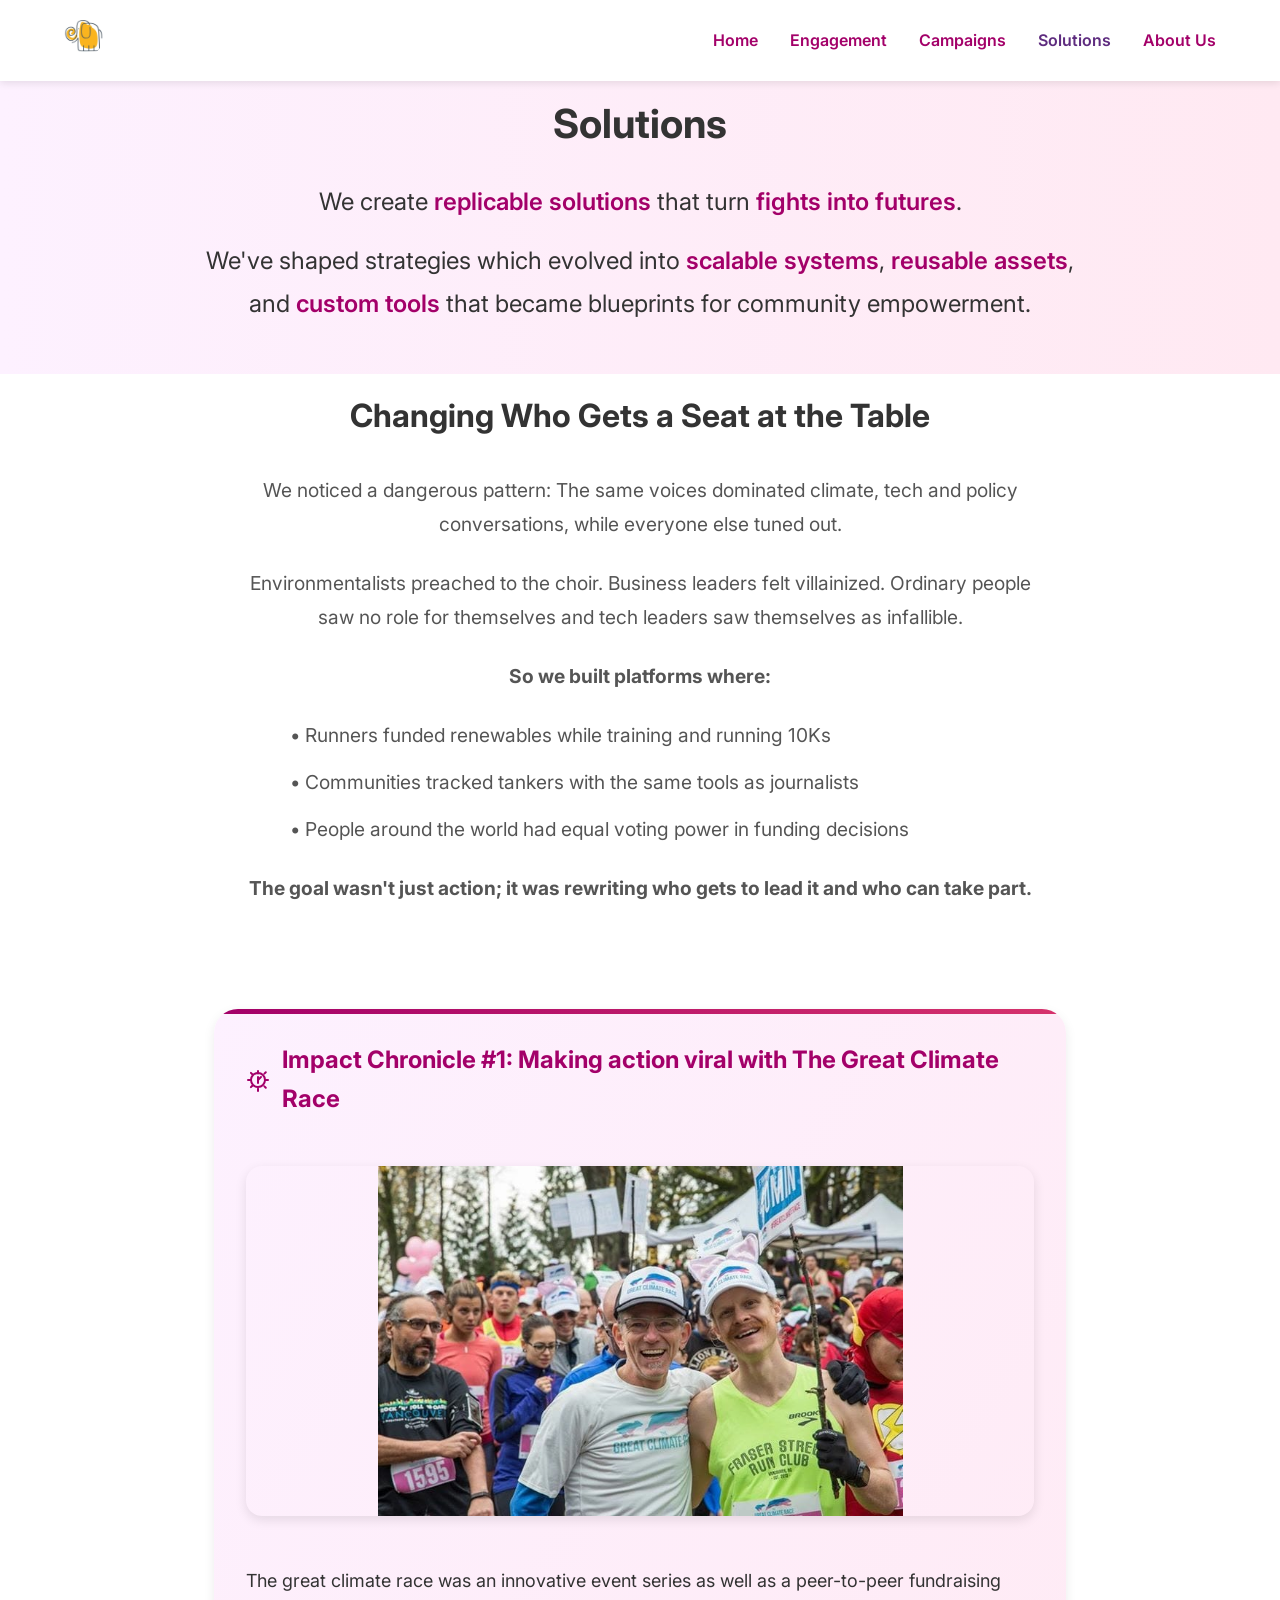
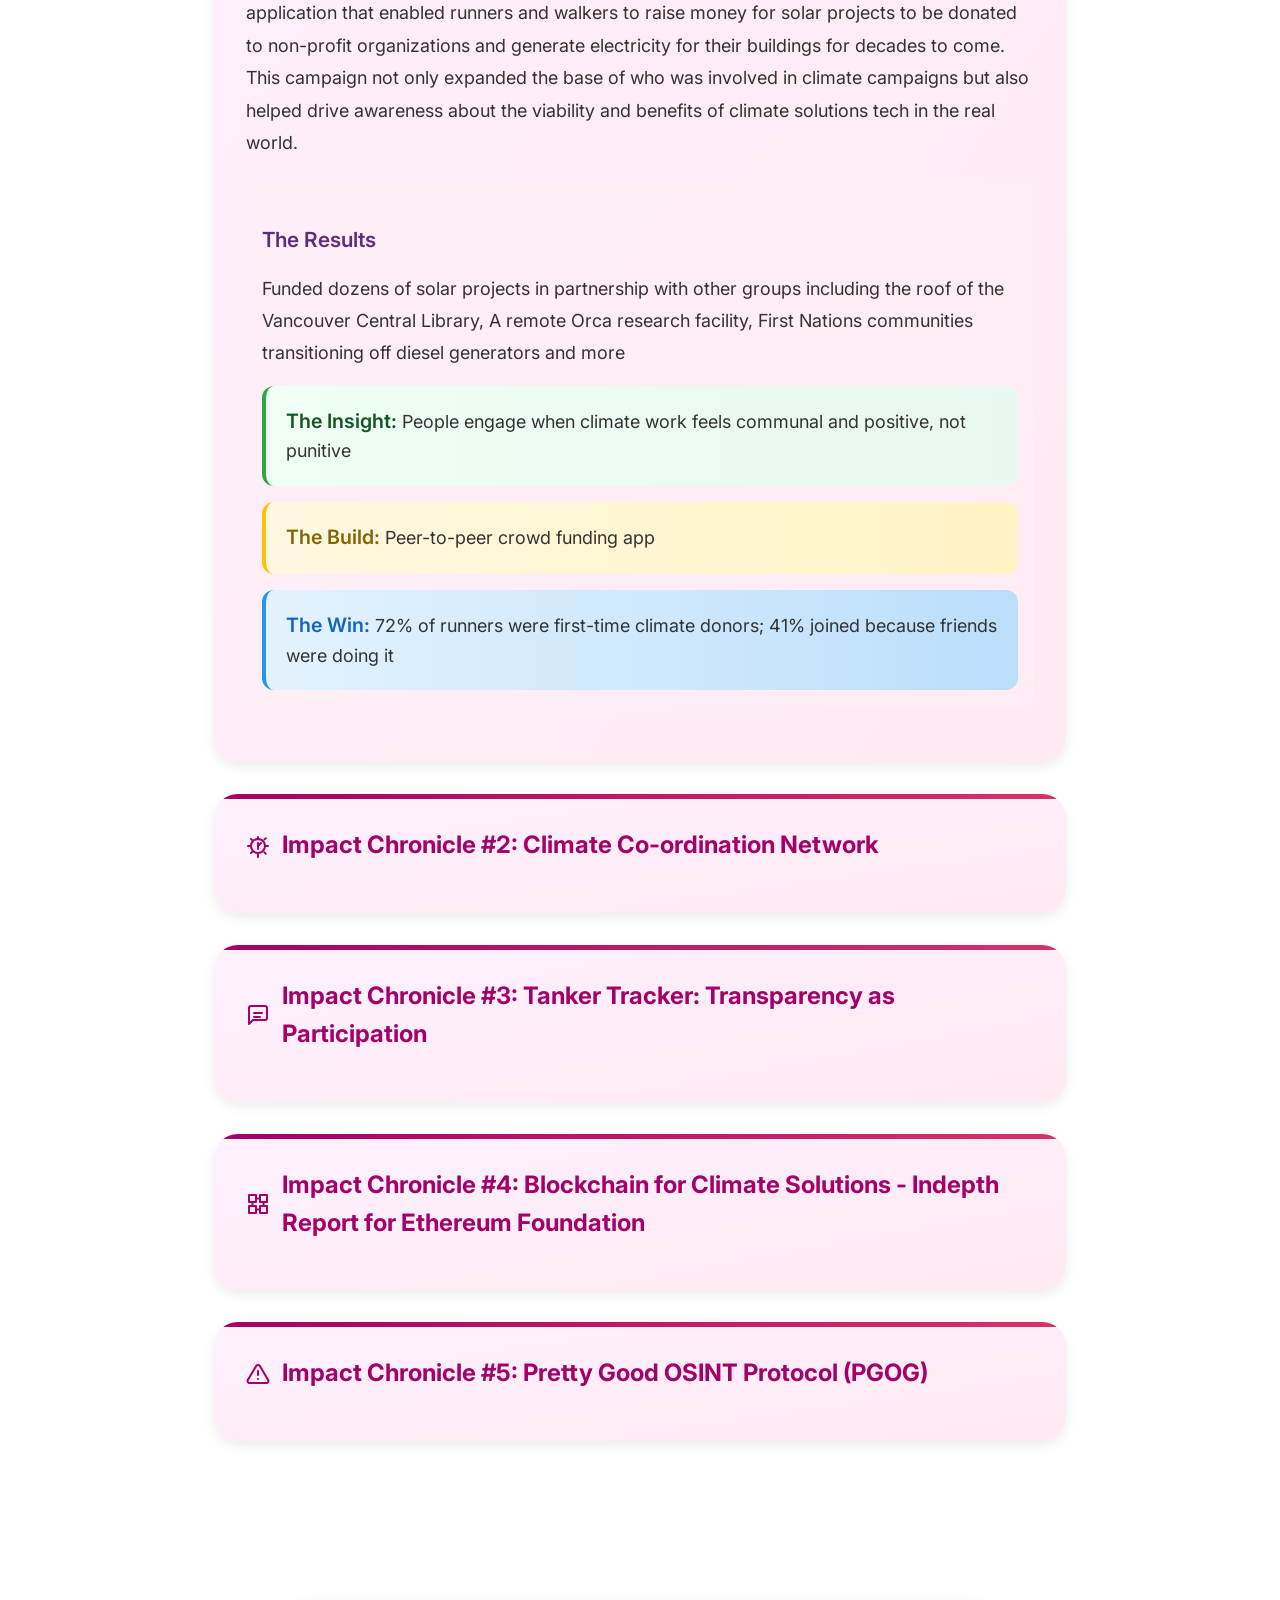
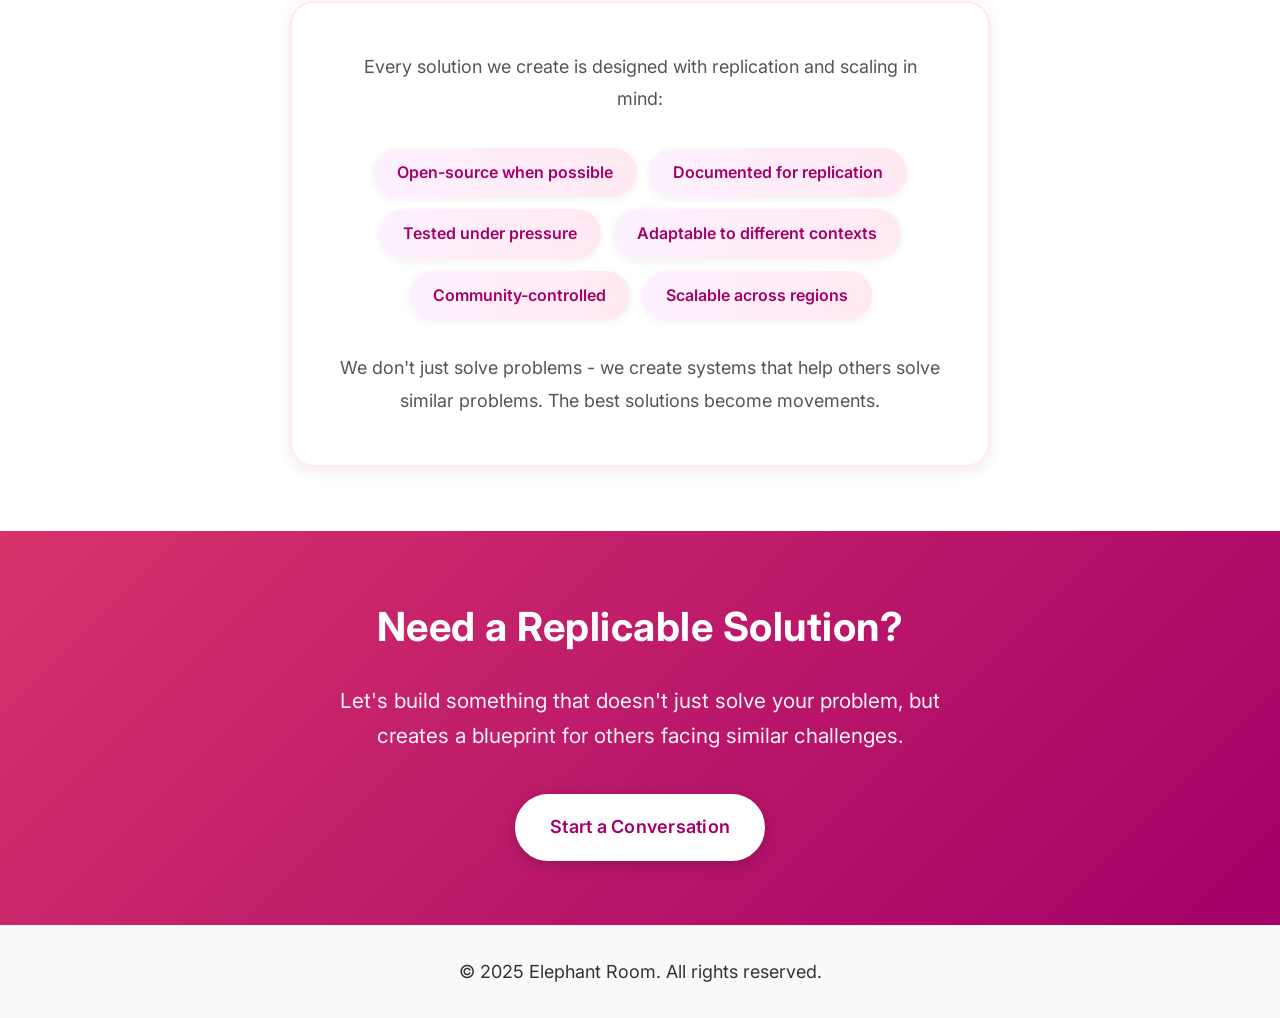
<file: solutions.html>
<!DOCTYPE html>
<html lang="en">
<head>
    <meta charset="UTF-8">
    <meta name="viewport" content="width=device-width, initial-scale=1.0">
    <title>Solutions - Elephant Room</title>
    <link rel="stylesheet" href="css/main.css">
    <link href="https://fonts.googleapis.com/css2?family=Inter:wght@400;600;700;900&display=swap" rel="stylesheet">
    
    <!-- Google Tag Manager -->
    <script>(function(w,d,s,l,i){w[l]=w[l]||[];w[l].push({'gtm.start':
    new Date().getTime(),event:'gtm.js'});var f=d.getElementsByTagName(s)[0],
    j=d.createElement(s),dl=l!='dataLayer'?'&l='+l:'';j.async=true;j.src=
    'https://www.googletagmanager.com/gtm.js?id='+i+dl;f.parentNode.insertBefore(j,f);
    })(window,document,'script','dataLayer','GTM-PFR3LBSH');</script>
    <!-- End Google Tag Manager -->
    
    <!-- Google tag (gtag.js) -->
    <script async src="https://www.googletagmanager.com/gtag/js?id=G-4XEWQLCJG5"></script>
    <script>
      window.dataLayer = window.dataLayer || [];
      function gtag(){dataLayer.push(arguments);}
      gtag('js', new Date());

      gtag('config', 'G-4XEWQLCJG5');
    </script>
</head>
<body>
    <!-- Navigation -->
    <nav class="site-nav">
        <div class="nav-container">
            <a href="index.html" class="nav-logo">
                <img src="content/images/2025/06/elphant-in-the-logo-1.jpg" alt="Elephant Room" width="40" height="40">
            </a>
            <ul class="nav-menu">
                <li><a href="index.html">Home</a></li>
                <li><a href="engagement.html">Engagement</a></li>
                <li><a href="campaigns.html">Campaigns</a></li>
                <li><a href="solutions.html" class="nav-active">Solutions</a></li>
                <li><a href="about-us.html">About Us</a></li>
            </ul>
        </div>
    </nav>

    <!-- Full-bleed Subpage Hero Section -->
    <div class="full-bleed-wrapper">
        <section class="sub-hero" style="margin-top: 60px; padding: 2rem 1.5rem 2rem;">
            <h1 class="hero-heading" style="font-size: 2.5rem;">Solutions</h1>
            <p class="hero-blurb">
                We create <span class="highlight">replicable solutions</span> that turn <span class="highlight">fights into futures</span>.
            </p>
            <p class="hero-blurb">
                We've shaped strategies which evolved into <span class="highlight">scalable systems</span>, <span class="highlight">reusable assets</span>, and <span class="highlight">custom tools</span> that became blueprints for community empowerment.
            </p>
        </section>
    </div>

    <!-- Changing Who Gets a Seat at the Table -->
    <section class="expertise-section" style="padding: 0.5rem 1.5rem; margin-top: -0.5rem;">
        <h2 style="text-align: center; font-size: 2rem; color: #333; margin: 1rem auto 2rem; max-width: 900px;">Changing Who Gets a Seat at the Table</h2>
        
        <div style="max-width: 900px; margin: 0 auto 3rem; font-size: 1.2rem; line-height: 1.8; color: #555; text-align: center; padding: 0 1.5rem;">
            <p style="margin-bottom: 1.5rem;">We noticed a dangerous pattern: The same voices dominated climate, tech and policy conversations, while everyone else tuned out.</p>
            
            <p style="margin-bottom: 1.5rem;">Environmentalists preached to the choir. Business leaders felt villainized. Ordinary people saw no role for themselves and tech leaders saw themselves as infallible.</p>
            
            <p style="margin-bottom: 1.5rem;"><strong>So we built platforms where:</strong></p>
            
            <ul style="text-align: left; max-width: 700px; margin: 0 auto 1.5rem; list-style-type: none; padding-left: 0;">
                <li style="margin-bottom: 0.8rem;">• Runners funded renewables while training and running 10Ks</li>
                <li style="margin-bottom: 0.8rem;">• Communities tracked tankers with the same tools as journalists</li>
                <li style="margin-bottom: 0.8rem;">• People around the world had equal voting power in funding decisions</li>
            </ul>
            
            <p style="margin-bottom: 1.5rem;"><strong>The goal wasn't just action; it was rewriting who gets to lead it and who can take part.</strong></p>
        </div>
    </section>

    <section class="expertise-section">
        <details class="exp-card" open>
            <summary><svg class="icon"><use xlink:href="#icon-climate"/></svg> Impact Chronicle #1: Making action viral with The Great Climate Race</summary>
            <img src="content/images/2025/06/e-6JPG-1.jpg" alt="The Great Climate Race">
            <div class="chronicle-content">
                <p>The great climate race was an innovative event series as well as a peer-to-peer fundraising application that enabled runners and walkers to raise money for solar projects to be donated to non-profit organizations and generate electricity for their buildings for decades to come. This campaign not only expanded the base of who was involved in climate campaigns but also helped drive awareness about the viability and benefits of climate solutions tech in the real world.</p>
                
                <div class="results">
                    <h4>The Results</h4>
                    <p>Funded dozens of solar projects in partnership with other groups including the roof of the Vancouver Central Library, A remote Orca research facility, First Nations communities transitioning off diesel generators and more</p>
                    
                    <div style="display: grid; gap: 1rem; margin-top: 1rem;">
                        <div style="background: linear-gradient(to right, #f0fff4, #e8f8f0); padding: 1.25rem; border-radius: 0.75rem; border-left: 4px solid #28a745;">
                            <strong style="color: #155724; font-size: 1.1em;">The Insight:</strong> People engage when climate work feels communal and positive, not punitive
                        </div>
                        <div style="background: linear-gradient(to right, #fff8e1, #fff3c4); padding: 1.25rem; border-radius: 0.75rem; border-left: 4px solid #ffc107;">
                            <strong style="color: #856404; font-size: 1.1em;">The Build:</strong> Peer-to-peer crowd funding app
                        </div>
                        <div style="background: linear-gradient(to right, #e3f2fd, #bbdefb); padding: 1.25rem; border-radius: 0.75rem; border-left: 4px solid #2196f3;">
                            <strong style="color: #1565c0; font-size: 1.1em;">The Win:</strong> 72% of runners were first-time climate donors; 41% joined because friends were doing it
                        </div>
                    </div>
                </div>
            </div>
        </details>

        <details class="exp-card">
            <summary><svg class="icon"><use xlink:href="#icon-climate"/></svg> Impact Chronicle #2: Climate Co-ordination Network</summary>
            <img src="images/e-9.png" alt="Climate Coordination Network">
            <div class="chronicle-content">
                <p>Creating solutions that empower digitally native communities to fund early stage climate projects around the world</p>
                
                <h4>Climate Coordination Network</h4>
                <p>Through strategic grant distribution coupled with support, we empowered climate projects dedicated to reducing greenhouse gas emissions and serving as essential core infrastructure for web3 climate solutions.</p>
                
                <div class="results">
                    <div style="display: grid; gap: 1rem; margin-top: 1rem;">
                        <div style="background: linear-gradient(to right, #f0fff4, #e8f8f0); padding: 1.25rem; border-radius: 0.75rem; border-left: 4px solid #28a745;">
                            <strong style="color: #155724; font-size: 1.1em;">The Insight:</strong> Communities know their needs best
                        </div>
                        <div style="background: linear-gradient(to right, #fff8e1, #fff3c4); padding: 1.25rem; border-radius: 0.75rem; border-left: 4px solid #ffc107;">
                            <strong style="color: #856404; font-size: 1.1em;">The Build:</strong> Quadratic funding that amplified small donations
                        </div>
                        <div style="background: linear-gradient(to right, #e3f2fd, #bbdefb); padding: 1.25rem; border-radius: 0.75rem; border-left: 4px solid #2196f3;">
                            <strong style="color: #1565c0; font-size: 1.1em;">The Win:</strong> 89% of funded projects came from groups previously excluded from grants
                        </div>
                    </div>
                    
                    <blockquote style="margin-top: 1.5rem; padding: 1rem; border-left: 4px solid #a30069; background: #f8f9fa; font-style: italic; color: #333;">
                        "Grants shouldn't require a PhD in bureaucracy"
                    </blockquote>
                </div>
            </div>
        </details>

        <details class="exp-card">
            <summary><svg class="icon"><use xlink:href="#icon-engagement"/></svg> Impact Chronicle #3: Tanker Tracker: Transparency as Participation</summary>
            <img src="images/e-3.png" alt="Tanker Tracker App">
            <div class="chronicle-content">
                <p>Imagine protesting a problem you can't see. Now imagine your phone lighting up with proof: another million-barrel shipment, another port stacked with climate risk, another moment to remind people of the risks; to the local economy, to our health and to the Orca's and other wild creatures that call our shorelines home. Our tanker tracker weaponized transparency, turning shipping routes into a live feed of the system we need to change.</p>
                
                <div class="results">
                    <div style="display: grid; gap: 1rem; margin-top: 1rem;">
                        <div style="background: linear-gradient(to right, #f0fff4, #e8f8f0); padding: 1.25rem; border-radius: 0.75rem; border-left: 4px solid #28a745;">
                            <strong style="color: #155724; font-size: 1.1em;">The Insight:</strong> Communities are empowered by providing undeniable proof of fossil fuel movements.
                        </div>
                        <div style="background: linear-gradient(to right, #fff8e1, #fff3c4); padding: 1.25rem; border-radius: 0.75rem; border-left: 4px solid #ffc107;">
                            <strong style="color: #856404; font-size: 1.1em;">The Build:</strong> Geo fence to accurately track tanker traffic to challenge government and industry claims
                        </div>
                        <div style="background: linear-gradient(to right, #e3f2fd, #bbdefb); padding: 1.25rem; border-radius: 0.75rem; border-left: 4px solid #2196f3;">
                            <strong style="color: #1565c0; font-size: 1.1em;">The Win:</strong> Within 6 months, 12,000+ users tracked tankers in real-time
                        </div>
                    </div>
                </div>
            </div>
        </details>

        <details class="exp-card">
            <summary><svg class="icon"><use xlink:href="#icon-blockchain"/></svg> Impact Chronicle #4: Blockchain for Climate Solutions - Indepth Report for Ethereum Foundation</summary>
            <img src="images/Blockchain for Climate.png" alt="Blockchain for Climate Solutions">
            <div class="chronicle-content">
                <p>Legacy systems for tracking emissions and financing climate action are plagued by inefficiency, opacity, and broken trust. But while blockchain's decentralized architecture offers tools (such as transparency, automation, and trustless verification) to rewrite the rules; its adoption isn't without risks. From the energy-intensive systems (largely phased out by Ethereum's upgrade) to rampant scams and speculative chaos in crypto markets, the technology's pitfalls are real.</p>
                
                <p>Our research for the Ethereum Foundation tackled this duality head-on. We mapped where blockchain could add unique value to climate action and where it could backfire. Our intent was to research and deliver an unbiased, open-minded report.</p>
                
                <div class="results">
                    <div style="display: grid; gap: 1rem; margin-top: 1rem;">
                        <div style="background: linear-gradient(to right, #f0fff4, #e8f8f0); padding: 1.25rem; border-radius: 0.75rem; border-left: 4px solid #28a745;">
                            <strong style="color: #155724; font-size: 1.1em;">The Insight:</strong> Climate progress is stuck in paper-based systems, but not every solution needs a blockchain. We identified five high-impact use cases where its tamper-proof data layers and composability genuinely outpace legacy tools and we flagged sectors where the tech's energy costs or complexity likely outweigh any benefits.
                        </div>
                        <div style="background: linear-gradient(to right, #fff8e1, #fff3c4); padding: 1.25rem; border-radius: 0.75rem; border-left: 4px solid #ffc107;">
                            <strong style="color: #856404; font-size: 1.1em;">The Build:</strong> 
                            <ul style="margin-top: 0.5rem; padding-left: 1rem;">
                                <li>Highlighted supply chains (like Walmart's Hyperledger system, cutting mango provenance checks from 7 days to 2.2 seconds) and carbon markets as prime targets for blockchain's middleman-slashing efficiency.</li>
                                <li>Called out energy grids (e.g., decentralized solar microgrids) as opportunities; if built on low-energy chains.</li>
                                <li>Warned against greenwashing: Not all "on-chain" carbon credits are equal, and scams thrive where oversight is weak.</li>
                            </ul>
                        </div>
                        <div style="background: linear-gradient(to right, #e3f2fd, #bbdefb); padding: 1.25rem; border-radius: 0.75rem; border-left: 4px solid #2196f3;">
                            <strong style="color: #1565c0; font-size: 1.1em;">The Win:</strong> Blockchain isn't a silver bullet, but where applied judiciously, it enables:
                            <ul style="margin-top: 0.5rem; padding-left: 1rem;">
                                <li>Verified emissions tracking (no more double-counting)</li>
                                <li>Direct funding for Indigenous stewards (cutting profit-skimming intermediaries)</li>
                                <li>Peer-to-peer energy trading (powered by smart contracts, not spreadsheets)</li>
                            </ul>
                        </div>
                    </div>
                    
                    <blockquote style="margin-top: 1.5rem; padding: 1rem; border-left: 4px solid #a30069; background: #f8f9fa; font-style: italic; color: #333;">
                        "The lesson? The tech's potential is real but only if we divorce it from crypto's Wild West and deploy it where it actually fixes problems, not where it creates new ones."
                    </blockquote>
                </div>
            </div>
        </details>

        <details class="exp-card">
            <summary><svg class="icon"><use xlink:href="#icon-crisis"/></svg> Impact Chronicle #5: Pretty Good OSINT Protocol (PGOG)</summary>
            <img src="images/Screen Shot 2025-08-15 at 7.15.12 PM.png" alt="OSINT Tools">
            <div class="chronicle-content">
                <p>Privacy-first intelligence tools for the people. OSINT tools are often locked behind paywalls or used by powerful groups, leaving journalists, activists, and researchers exposed. PGOP bundles offline-ready, open-source investigation tools into one secure container, no cloud, no tracking. When you democratize intelligence anyone can investigate safely and fight surveillance asymmetry. Small teams now have big-league tools.</p>
                
                <div class="results">
                    <div style="display: grid; gap: 1rem; margin-top: 1rem;">
                        <div style="background: linear-gradient(to right, #f0fff4, #e8f8f0); padding: 1.25rem; border-radius: 0.75rem; border-left: 4px solid #28a745;">
                            <strong style="color: #155724; font-size: 1.1em;">The Insight:</strong> It is possible to expose corruption, disinformation, and crime; without getting caught. The best defense is a good (and private) offense.
                        </div>
                        <div style="background: linear-gradient(to right, #fff8e1, #fff3c4); padding: 1.25rem; border-radius: 0.75rem; border-left: 4px solid #ffc107;">
                            <strong style="color: #856404; font-size: 1.1em;">The Build:</strong> An app that runs in a secure container, scrapes data on-demand, and leaves zero traces so truth-seekers work safely, even offline.
                        </div>
                        <div style="background: linear-gradient(to right, #e3f2fd, #bbdefb); padding: 1.25rem; border-radius: 0.75rem; border-left: 4px solid #2196f3;">
                            <strong style="color: #1565c0; font-size: 1.1em;">The Win:</strong> Protects vulnerable users such as whistleblowers, journalists, and activists who can now work without leaving attackable fingerprints behind.
                        </div>
                    </div>
                </div>
            </div>
        </details>

    </section>

    <!-- Solutions Philosophy -->
    <section class="bio-section">
        <div class="bio-content">
            <div class="what-we-do">
                <p class="what-we-do-intro">Every solution we create is designed with replication and scaling in mind:</p>
                
                <div class="what-we-do-list">
                    <li>Open-source when possible</li>
                    <li>Documented for replication</li>
                    <li>Tested under pressure</li>
                    <li>Adaptable to different contexts</li>
                    <li>Community-controlled</li>
                    <li>Scalable across regions</li>
                </div>
                
                <p class="what-we-do-outro">We don't just solve problems - we create systems that help others solve similar problems. The best solutions become movements.</p>
            </div>
        </div>
    </section>

    <!-- CTA Banner -->
    <section class="cta">
        <h2>Need a Replicable Solution?</h2>
        <p>Let's build something that doesn't just solve your problem, but creates a blueprint for others facing similar challenges.</p>
        <a class="cta-button" href="https://calendly.com/ben_west_/elephant-room-first-call" target="_blank" rel="noopener">Start a Conversation</a>
    </section>

    <!-- SVG Icon Sprite Sheet -->
    <svg xmlns="http://www.w3.org/2000/svg" style="display:none;">
        <!-- Climate Action Icon -->
        <symbol id="icon-climate" viewBox="0 0 24 24" fill="none" stroke="#a30069" stroke-width="2" stroke-linecap="round" stroke-linejoin="round">
            <path d="M12 3v2.5"/>
            <path d="M12 20.5V23"/>
            <path d="M4.9 4.9l1.4 1.4"/>
            <path d="M18.4 18.4l1.4 1.4"/>
            <path d="M2 12h2.5"/>
            <path d="M19.5 12H22"/>
            <path d="M4.9 19.1l1.4-1.4"/>
            <path d="M18.4 5.6l1.4-1.4"/>
            <circle cx="12" cy="12" r="7"/>
            <path d="M12 9v6"/>
            <path d="M12 12l3-3"/>
        </symbol>

        <!-- Engagement Icon -->
        <symbol id="icon-engagement" viewBox="0 0 24 24" fill="none" stroke="#a30069" stroke-width="2" stroke-linecap="round" stroke-linejoin="round">
            <path d="M21 15a2 2 0 0 1-2 2H7l-4 4V5a2 2 0 0 1 2-2h14a2 2 0 0 1 2 2z"/>
            <path d="M8 10h8"/>
            <path d="M8 14h6"/>
        </symbol>

        <!-- Crisis Management Icon -->
        <symbol id="icon-crisis" viewBox="0 0 24 24" fill="none" stroke="#a30069" stroke-width="2" stroke-linecap="round" stroke-linejoin="round">
            <path d="M10.29 3.86L1.82 18a2 2 0 0 0 1.71 3h16.94a2 2 0 0 0 1.71-3L13.71 3.86a2 2 0 0 0-3.42 0z"/>
            <line x1="12" y1="9" x2="12" y2="13"/>
            <line x1="12" y1="17" x2="12.01" y2="17"/>
        </symbol>

        <!-- Indigenous Partnership Icon -->
        <symbol id="icon-indigenous" viewBox="0 0 24 24" fill="none" stroke="#a30069" stroke-width="2" stroke-linecap="round" stroke-linejoin="round">
            <path d="M12 2l10 6.5v7L12 22 2 15.5v-7L12 2z"/>
            <path d="M12 22v-9.5"/>
            <path d="M22 8.5l-10 7-10-7"/>
            <path d="M2 15.5l10-7 10 7"/>
            <path d="M12 2v4.5"/>
        </symbol>

        <!-- Blockchain Icon -->
        <symbol id="icon-blockchain" viewBox="0 0 24 24" fill="none" stroke="#a30069" stroke-width="2" stroke-linecap="round" stroke-linejoin="round">
            <rect x="3" y="3" width="7" height="7"/>
            <rect x="14" y="3" width="7" height="7"/>
            <rect x="14" y="14" width="7" height="7"/>
            <rect x="3" y="14" width="7" height="7"/>
            <path d="m10 6.5 4 0"/>
            <path d="m10 17.5 4 0"/>
            <path d="m6.5 10 0 4"/>
            <path d="m17.5 10 0 4"/>
        </symbol>
    </svg>

    <!-- Footer -->
    <footer class="site-footer">
        <div class="footer-content">
            <p>&copy; 2025 Elephant Room. All rights reserved.</p>
        </div>
    </footer>
</body>
</html>
</file>
<file: css/main.css>
/* Reset and Base Styles */
* {
    margin: 0;
    padding: 0;
    box-sizing: border-box;
}

/* Typography */
@import url('https://fonts.googleapis.com/css2?family=Inter:wght@400;600;700;900&display=swap');

body {
    font-family: 'Inter', -apple-system, BlinkMacSystemFont, 'Segoe UI', Roboto, Oxygen, Ubuntu, Cantarell, 'Open Sans', 'Helvetica Neue', sans-serif;
    line-height: 1.6;
    color: #333;
    font-size: 18px;
}

/* Navigation Styles */
.site-nav {
    background: white;
    position: fixed;
    top: 0;
    left: 0;
    right: 0;
    z-index: 9999;
    box-shadow: 0 2px 8px rgba(0, 0, 0, 0.1);
}

.nav-container {
    max-width: 1200px;
    margin: 0 auto;
    display: flex;
    align-items: center;
    justify-content: space-between;
    padding: 1rem 1.5rem;
}

.nav-logo img {
    width: 40px;
    height: 40px;
    border-radius: 50%;
}

.nav-menu {
    display: flex;
    list-style: none;
    gap: 2rem;
    margin: 0;
}

.nav-menu a {
    color: #a30069;
    font-weight: 600;
    font-size: 1rem;
    text-decoration: none;
    transition: color 0.2s ease;
    text-shadow:
        0 1px 2px rgba(255, 255, 255, 0.8),
        0 2px 4px rgba(255, 255, 255, 0.6),
        0 4px 8px rgba(255, 255, 255, 0.4);
}

.nav-menu a:hover,
.nav-menu a.nav-active {
    color: #5e2c7f;
}

/* Hero Section */
.hero {
    position: relative;
    width: 100vw;
    height: 70vh;
    min-height: 400px;
    background-image: url('../content/images/2025/06/elephants-1.jpg');
    background-size: contain;
    background-position: center;
    background-repeat: no-repeat;
    margin-top: 80px; /* Account for fixed nav */
}

.hero-image {
    display: none; /* Hide the img tag since we're using background */
}

.hero-text {
    position: absolute;
    top: 50%;
    left: 50%;
    transform: translate(-50%, -50%);
    z-index: 10;
    color: white;
    text-align: center;
    width: 90%;
    max-width: 800px;
    text-shadow:
        0 2px 4px rgba(0, 0, 0, 0.3),
        0 4px 8px rgba(0, 0, 0, 0.2),
        0 8px 16px rgba(0, 0, 0, 0.1);
}

.hero-heading {
    font-size: 2.5rem;
    font-weight: 700;
    margin: 0;
}

/* Subpage Hero Styles */
.sub-hero {
    background: linear-gradient(to right, #fdf1ff, #ffe9f2);
    padding: 5rem 1.5rem 4rem;
    text-align: center;
    margin-top: 80px; /* Account for fixed nav */
}

/* Modern Hero with Shadow Background */
.modern-hero {
    background: linear-gradient(135deg, rgba(163, 0, 105, 0.9), rgba(80, 0, 50, 0.9)), linear-gradient(to right, #333, #555);
    padding: 5rem 1.5rem 4rem;
    text-align: center;
    margin-top: 80px; /* Account for fixed nav */
    position: relative;
    overflow: hidden;
}

.modern-hero::before {
    content: '';
    position: absolute;
    top: 0;
    left: 0;
    right: 0;
    bottom: 0;
    background: url('data:image/svg+xml,<svg xmlns="http://www.w3.org/2000/svg" viewBox="0 0 100 100"><defs><pattern id="grain" width="100" height="100" patternUnits="userSpaceOnUse"><circle cx="20" cy="20" r="1" fill="white" opacity="0.1"/><circle cx="80" cy="40" r="0.5" fill="white" opacity="0.05"/><circle cx="50" cy="70" r="1.5" fill="white" opacity="0.08"/></pattern></defs><rect width="100%" height="100%" fill="url(%23grain)"/></svg>');
    pointer-events: none;
}

.modern-hero .hero-heading {
    font-size: 3.5rem;
    font-weight: 700;
    color: white;
    margin-bottom: 1.5rem;
    text-shadow: 2px 2px 8px rgba(0, 0, 0, 0.7);
    position: relative;
    z-index: 1;
}

.modern-hero .hero-blurb {
    font-size: 1.5rem;
    font-weight: 400;
    line-height: 1.8;
    max-width: 900px;
    margin: 0 auto 1rem;
    color: white;
    text-shadow: 1px 1px 4px rgba(0, 0, 0, 0.8);
    position: relative;
    z-index: 1;
}

.modern-hero .highlight {
    font-weight: 700;
    color: #ffe9f2;
    text-shadow: 1px 1px 4px rgba(0, 0, 0, 0.9);
}

/* Engagement Hero with Background Image */
.engagement-hero {
    background: linear-gradient(rgba(0, 0, 0, 0.4), rgba(0, 0, 0, 0.4)), url('../content/images/engagements.png');
    background-size: cover;
    background-position: center;
    background-repeat: no-repeat;
    padding: 5rem 1.5rem 4rem;
    text-align: center;
    margin-top: 80px; /* Account for fixed nav */
}

.engagement-hero .hero-heading {
    color: white;
    text-shadow: 2px 2px 4px rgba(0, 0, 0, 0.7);
}

.engagement-hero .hero-blurb {
    color: white;
    text-shadow: 1px 1px 3px rgba(0, 0, 0, 0.7);
}

.engagement-hero .highlight {
    color: #ffe9f2;
    font-weight: 700;
    text-shadow: 1px 1px 3px rgba(0, 0, 0, 0.8);
}

.sub-hero .hero-heading {
    font-size: 3.5rem;
    font-weight: 700;
    color: #333;
    margin-bottom: 1.5rem;
}

.sub-hero .hero-blurb {
    font-size: 1.5rem;
    font-weight: 400;
    line-height: 1.8;
    max-width: 900px;
    margin: 0 auto 1rem;
    color: #333;
}

.sub-hero .highlight {
    font-weight: 600;
    color: #a30069;
}

/* Mission Section */
.mission-copy {
    display: flex;
    justify-content: center;
    padding: 3rem 1.5rem;
    width: 100vw;
    margin-left: calc(-50vw + 50%);
    margin-right: calc(-50vw + 50%);
}

.mission-wrapper {
    max-width: 900px;
    background: linear-gradient(to right, #fdf1ff, #ffe9f2);
    padding: 2.5rem;
    border-radius: 1.5rem;
    font-size: 1.4rem;
    line-height: 1.8;
    font-weight: 500;
    color: #333;
    text-align: center;
    box-shadow: 0 4px 12px rgba(0,0,0,0.05);
}

.mission-wrapper p {
    margin: 0;
}

/* Page container */
.page-container {
    max-width: 1200px;
    margin: 0 auto;
    padding: 2rem 1.5rem;
}

/* Card Grid */
.card-grid {
    display: grid;
    grid-template-columns: repeat(auto-fit, minmax(280px, 1fr));
    gap: 2rem;
    margin: 2rem 0;
}

.card {
    background: linear-gradient(to bottom right, #f5e7ff, #fdd0d0);
    padding: 2rem;
    border-radius: 1rem;
    box-shadow: 0 4px 12px rgba(0,0,0,0.08);
    text-align: center;
    transition: transform 0.2s ease, box-shadow 0.2s ease;
}

.card:hover {
    transform: translateY(-2px);
    box-shadow: 0 6px 20px rgba(0,0,0,0.12);
}

.card h2 {
    margin-bottom: 1rem;
    color: #333;
    font-size: 1.5rem;
}

.card p {
    margin-bottom: 1.5rem;
    line-height: 1.6;
}

.card a {
    color: #a30069;
    font-weight: bold;
    text-decoration: none;
    transition: color 0.2s ease;
}

.card a:hover {
    color: #d6336c;
}

/* Our Approach Full-Width Section */
.our-approach-section {
    width: 100vw;
    margin-left: calc(-50vw + 50%);
    margin-right: calc(-50vw + 50%);
    background: linear-gradient(135deg, #a30069, #5e2c7f);
    padding: 4rem 0;
    margin-top: 3rem;
    margin-bottom: 2rem;
    color: white;
    text-align: center;
}

.our-approach-content {
    max-width: 800px;
    margin: 0 auto;
    padding: 0 2rem;
}

.our-approach-content h2 {
    font-size: 2.5rem;
    font-weight: 700;
    margin-bottom: 1.5rem;
    color: white;
    letter-spacing: 0.5px;
}

.our-approach-content p {
    font-size: 1.3rem;
    line-height: 1.7;
    margin-bottom: 2rem;
    color: rgba(255, 255, 255, 0.95);
}

.approach-button {
    display: inline-block;
    padding: 1rem 2rem;
    background: white;
    color: #a30069;
    border: 3px solid white;
    border-radius: 2.5rem;
    text-decoration: none;
    font-weight: 600;
    font-size: 1.125rem;
    letter-spacing: 0.25px;
    transition: all 0.3s ease;
    box-shadow: 0 4px 15px rgba(0, 0, 0, 0.2);
}

.approach-button:hover {
    background: rgba(255, 255, 255, 0.1);
    color: white;
    border-color: white;
    transform: translateY(-3px);
    box-shadow: 0 6px 20px rgba(0, 0, 0, 0.3);
}

/* Key Areas Section */
.key-areas {
    margin: 4rem 0;
    display: grid;
    grid-template-columns: 1fr;
    gap: 3rem;
}

.key-area {
    background: linear-gradient(to bottom right, #fdf1ff, #ffe9f2);
    border-radius: 1.5rem;
    padding: 2.5rem;
    box-shadow: 0 4px 16px rgba(0,0,0,0.08);
    transition: transform 0.3s ease, box-shadow 0.3s ease;
}

.key-area:hover {
    transform: translateY(-4px);
    box-shadow: 0 8px 24px rgba(0,0,0,0.12);
}

.key-area-content h3 {
    font-size: 1.75rem;
    font-weight: 700;
    color: #a30069;
    margin-bottom: 1.5rem;
    line-height: 1.3;
}

.key-area-image {
    margin: 1.5rem 0;
    text-align: center;
}

.key-area-image img {
    max-width: 100%;
    height: auto;
    border-radius: 1rem;
    box-shadow: 0 4px 12px rgba(0,0,0,0.1);
}

.key-area-content p {
    font-size: 1.125rem;
    line-height: 1.7;
    color: #444;
    margin-bottom: 1rem;
}

.key-area-content p:last-of-type {
    margin-bottom: 2rem;
}

.key-area-link {
    display: inline-block;
    color: #a30069;
    font-weight: 600;
    text-decoration: none;
    font-size: 1.125rem;
    padding: 0.75rem 1.5rem;
    border: 2px solid #a30069;
    border-radius: 2rem;
    transition: all 0.3s ease;
    background: white;
    box-shadow: 0 2px 8px rgba(0,0,0,0.08);
}

.key-area-link:hover {
    background: #a30069;
    color: white;
    transform: translateY(-2px);
    box-shadow: 0 4px 12px rgba(0,0,0,0.15);
}

/* CTA Section */
.cta {
    width: 100vw;
    margin-left: calc(-50vw + 50%);
    margin-right: calc(-50vw + 50%);
    background: linear-gradient(135deg, #d6336c, #a30069);
    text-align: center;
    padding: 4rem 2rem;
    margin-top: 4rem;
    color: white;
}

.cta h2 {
    font-size: 2.5rem;
    font-weight: 700;
    margin-bottom: 1.5rem;
    color: white;
    letter-spacing: 0.5px;
}

.cta p {
    font-size: 1.3rem;
    line-height: 1.7;
    margin-bottom: 2.5rem;
    color: rgba(255, 255, 255, 0.95);
    max-width: 600px;
    margin-left: auto;
    margin-right: auto;
    margin-bottom: 2.5rem;
}

.cta-button {
    display: inline-block;
    padding: 1rem 2rem;
    background: white;
    color: #a30069;
    border: 3px solid white;
    border-radius: 2.5rem;
    text-decoration: none;
    font-weight: 600;
    font-size: 1.125rem;
    letter-spacing: 0.25px;
    transition: all 0.3s ease;
    box-shadow: 0 4px 15px rgba(0, 0, 0, 0.2);
}

.cta-button:hover {
    background: rgba(255, 255, 255, 0.1);
    color: white;
    border-color: white;
    transform: translateY(-3px);
    box-shadow: 0 6px 20px rgba(0, 0, 0, 0.3);
}

/* Global CTA Footer Styling */
.cta-footer {
    display: flex;
    justify-content: center;
    padding: 3rem 1.5rem 4rem;
    width: 100vw;
    position: relative;
    left: 50%;
    right: 50%;
    margin: 0 -50vw;
}

.cta-box {
    background: linear-gradient(to right, #f5e1ff, #ffeaf5);
    border-radius: 1rem;
    padding: 2.5rem 2rem;
    text-align: center;
    box-shadow: 0 4px 12px rgba(0, 0, 0, 0.06);
    max-width: 800px;
    width: 100%;
}

.cta-box h2 {
    font-size: 1.75rem;
    font-weight: 700;
    color: #a30069;
    margin-bottom: 1rem;
}

.cta-box p {
    font-size: 1.125rem;
    line-height: 1.6;
    margin-bottom: 2rem;
    color: #333;
}

.cta-box .cta-button {
    display: inline-block;
    background: white;
    color: #d6336c;
    border: 2px solid #d6336c;
    padding: 0.75rem 1.5rem;
    border-radius: 2rem;
    text-decoration: none;
    font-weight: 600;
    box-shadow: 0 4px 8px rgba(0, 0, 0, 0.08);
    transition: all 0.3s ease;
}

.cta-box .cta-button:hover {
    background: #fff0f5;
    color: #a30069;
    border-color: #a30069;
}

/* Expertise Cards */
.expertise-section {
    max-width: 900px;
    margin: 0 auto;
    padding: 3rem 1.5rem;
}

.exp-card {
    background: linear-gradient(to bottom right, #fdf1ff, #ffe9f2);
    border-radius: 1.5rem;
    box-shadow: 0 4px 12px rgba(0, 0, 0, 0.08);
    margin-bottom: 2rem;
    padding: 2rem;
    transition: all 0.3s ease;
    position: relative;
    overflow: hidden;
}

.exp-card:hover {
    transform: translateY(-2px);
    box-shadow: 0 6px 20px rgba(0, 0, 0, 0.12);
}

.exp-card::before {
    content: '';
    position: absolute;
    top: 0;
    left: 0;
    right: 0;
    height: 5px;
    background: linear-gradient(to right, #a30069, #d6336c);
}

.exp-card img {
    width: 100%;
    max-height: 350px;
    object-fit: contain;
    border-radius: 1rem;
    margin: 1.5rem 0;
    box-shadow: 0 4px 12px rgba(0, 0, 0, 0.1);
}

.exp-card p {
    font-size: 1.125rem;
    line-height: 1.8;
    color: #333;
    margin: 1rem 0;
}

.exp-card strong {
    color: #a30069;
    font-weight: 600;
}

.exp-card summary {
    font-size: 1.5rem;
    font-weight: 700;
    color: #a30069;
    cursor: pointer;
    margin-bottom: 1rem;
    outline: none;
    display: flex;
    align-items: center;
    gap: 0.75rem;
    list-style: none;
}

.exp-card summary::-webkit-details-marker {
    display: none;
}

.exp-card[open] summary {
    margin-bottom: 1.5rem;
}

.icon {
    width: 24px;
    height: 24px;
    flex-shrink: 0;
}

/* Bio section wrapper */
.bio-section-wrapper {
    width: 100vw;
    margin-left: calc(-50vw + 50%);
    margin-right: calc(-50vw + 50%);
    background: linear-gradient(to right, #fdf1ff, #ffe9f2);
    padding: 4rem 0;
    margin-top: 0;
}

/* Bio section styles */
.bio-section {
    max-width: 1000px;
    margin: 0 auto;
    padding: 2rem 1.5rem 0;
}

.bio-content {
    text-align: center;
}

.group-photo-container {
    margin-bottom: 2rem;
}

.group-photo {
    max-width: 800px;
    width: 100%;
    height: auto;
    border-radius: 1.5rem;
    box-shadow: 0 8px 24px rgba(0, 0, 0, 0.15);
}

.bio-heading {
    font-size: 3rem;
    font-weight: 800;
    color: #a30069;
    margin-bottom: 1rem;
}

.bio-intro {
    font-size: 1.5rem;
    font-weight: 600;
    line-height: 1.6;
    color: #333;
    margin-bottom: 1rem;
}

.bio-description, .bio-motto {
    font-size: 1.25rem;
    line-height: 1.8;
    color: #555;
    max-width: 800px;
    margin: 0 auto 2rem;
}

.bio-motto {
    font-weight: 500;
    font-style: italic;
}

h3 {
    font-size: 2rem;
    color: #a30069;
    margin: 3rem 0 2rem;
    font-weight: 700;
}

.individual-bios {
    display: flex;
    justify-content: center;
    gap: 3rem;
    margin: 3rem auto;
    max-width: 900px;
    flex-wrap: nowrap;
}

.bio-card {
    background: white;
    border-radius: 1.5rem;
    padding: 2rem;
    box-shadow: 0 4px 16px rgba(0, 0, 0, 0.08);
    transition: transform 0.3s ease, box-shadow 0.3s ease;
    text-align: center;
    flex: 1;
    max-width: 400px;
}

.bio-card:hover {
    transform: translateY(-4px);
    box-shadow: 0 8px 24px rgba(0, 0, 0, 0.12);
}

.bio-image {
    width: 180px;
    height: 180px;
    object-fit: cover;
    border-radius: 50%;
    margin: 0 auto 1.5rem;
    display: block;
    border: 5px solid #ffe9f2;
    box-shadow: 0 4px 12px rgba(0, 0, 0, 0.1);
}

.bio-quote {
    font-size: 1.125rem;
    font-style: italic;
    line-height: 1.8;
    color: #555;
    margin-bottom: 1rem;
    text-align: left;
}

.bio-quote-attribution {
    font-weight: 700;
    color: #a30069;
    font-size: 1rem;
    margin-top: 1rem;
    text-align: right;
}

/* What we do section styles */
.what-we-do {
    background: white;
    border-radius: 1.5rem;
    padding: 3rem;
    max-width: 700px;
    margin: 3rem auto 0;
    box-shadow: 0 4px 16px rgba(0, 0, 0, 0.08);
    border: 2px solid #ffe9f2;
}

.what-we-do-heading {
    font-size: 2rem;
    color: #a30069;
    margin-bottom: 1.5rem;
    font-weight: 700;
}

.what-we-do-intro, .what-we-do-outro {
    font-size: 1.125rem;
    color: #555;
    line-height: 1.8;
}

.what-we-do-list {
    list-style-type: none;
    padding: 0;
    margin: 2rem 0;
    display: flex;
    flex-wrap: wrap;
    justify-content: center;
    gap: 0.75rem;
}

.what-we-do-list li {
    background: linear-gradient(to right, #fdf1ff, #ffe9f2);
    padding: 0.75rem 1.5rem;
    border-radius: 2rem;
    font-size: 1rem;
    font-weight: 600;
    color: #a30069;
    box-shadow: 0 2px 8px rgba(0, 0, 0, 0.06);
    transition: all 0.2s ease;
}

.what-we-do-list li:hover {
    transform: translateY(-2px);
    box-shadow: 0 4px 12px rgba(0, 0, 0, 0.1);
}

/* Chronicle content styles */
.chronicle-content h4 {
    color: #5e2c7f;
    font-size: 1.3rem;
    margin: 1.5rem 0 0.75rem 0;
    font-weight: 600;
}

.chronicle-content ul {
    margin: 0.75rem 0;
    padding-left: 1.5rem;
}

.chronicle-content li {
    margin-bottom: 0.5rem;
    font-size: 1.2rem;
    line-height: 1.7;
}

.chronicle-content blockquote {
    background: #fff0f5;
    border-left: 4px solid #a30069;
    margin: 1.5rem 0;
    padding: 1rem 1.5rem;
    font-style: italic;
    font-size: 1.25rem;
    color: #5e2c7f;
}

.challenge, .solution, .results, .chronicle-section {
    margin: 1.5rem 0;
    padding: 1rem;
    background: rgba(255, 240, 245, 0.5);
    border-radius: 0.75rem;
}

/* Footer */
.site-footer {
    background: #f8f9fa;
    padding: 2rem 0;
    text-align: center;
    border-top: 1px solid #e9ecef;
}

.footer-content {
    max-width: 1200px;
    margin: 0 auto;
    padding: 0 1.5rem;
}

/* Responsive Design */
@media (max-width: 768px) {
    .nav-container {
        flex-direction: column;
        gap: 1rem;
        padding: 1rem;
    }
    
    .nav-menu {
        gap: 1rem;
        flex-wrap: wrap;
        justify-content: center;
    }
    
    .hero {
        margin-top: 120px; /* Account for taller mobile nav */
        height: 60vh;
        min-height: 350px;
    }
    
    .sub-hero {
        margin-top: 120px;
        padding: 3rem 1rem 2rem;
    }
    
    .modern-hero {
        margin-top: 120px;
        padding: 3rem 1rem 2rem;
    }
    
    .hero-heading {
        font-size: 2rem;
    }
    
    .sub-hero .hero-heading {
        font-size: 2.5rem;
    }
    
    .modern-hero .hero-heading {
        font-size: 2.5rem;
    }
    
    .sub-hero .hero-blurb {
        font-size: 1.25rem;
    }
    
    .modern-hero .hero-blurb {
        font-size: 1.25rem;
    }
    
    .sub-hero {
        padding: 2rem 1rem;
    }
    
    .sub-hero .hero-blurb {
        max-width: 100%;
        padding: 0 0.5rem;
    }
    
    .results {
        padding: 0.75rem;
    }
    
    .results .grid, 
    .results div[style*="display: grid"] {
        grid-template-columns: 1fr !important;
        gap: 0.75rem;
    }
    
    .mission-wrapper {
        font-size: 1.2rem;
        padding: 2rem;
    }
    
    .card-grid {
        grid-template-columns: 1fr;
        gap: 1.5rem;
    }
    
    .cta h2 {
        font-size: 1.75rem;
    }
    
    .bio-heading {
        font-size: 2.5rem;
    }
    
    .individual-bios {
        flex-direction: column;
        align-items: center;
        gap: 2rem;
    }
    
    .bio-card {
        max-width: 100%;
    }
    
    .what-we-do {
        padding: 2rem;
    }
    
    .our-approach-section {
        padding: 3rem 0;
        margin-top: 2rem;
        margin-bottom: 1rem;
    }
    
    .our-approach-content h2 {
        font-size: 2rem;
    }
    
    .our-approach-content p {
        font-size: 1.125rem;
    }
    
    .key-areas {
        margin: 2rem 0;
        gap: 2rem;
    }
    
    .key-area {
        padding: 2rem;
    }
    
    .key-area-content h3 {
        font-size: 1.5rem;
    }
    
    .key-area-content p {
        font-size: 1rem;
    }
}

/* Full-bleed wrapper */
.full-bleed-wrapper {
    width: 100vw;
    position: relative;
    left: 50%;
    right: 50%;
    margin-left: -50vw;
    margin-right: -50vw;
}
</file>
